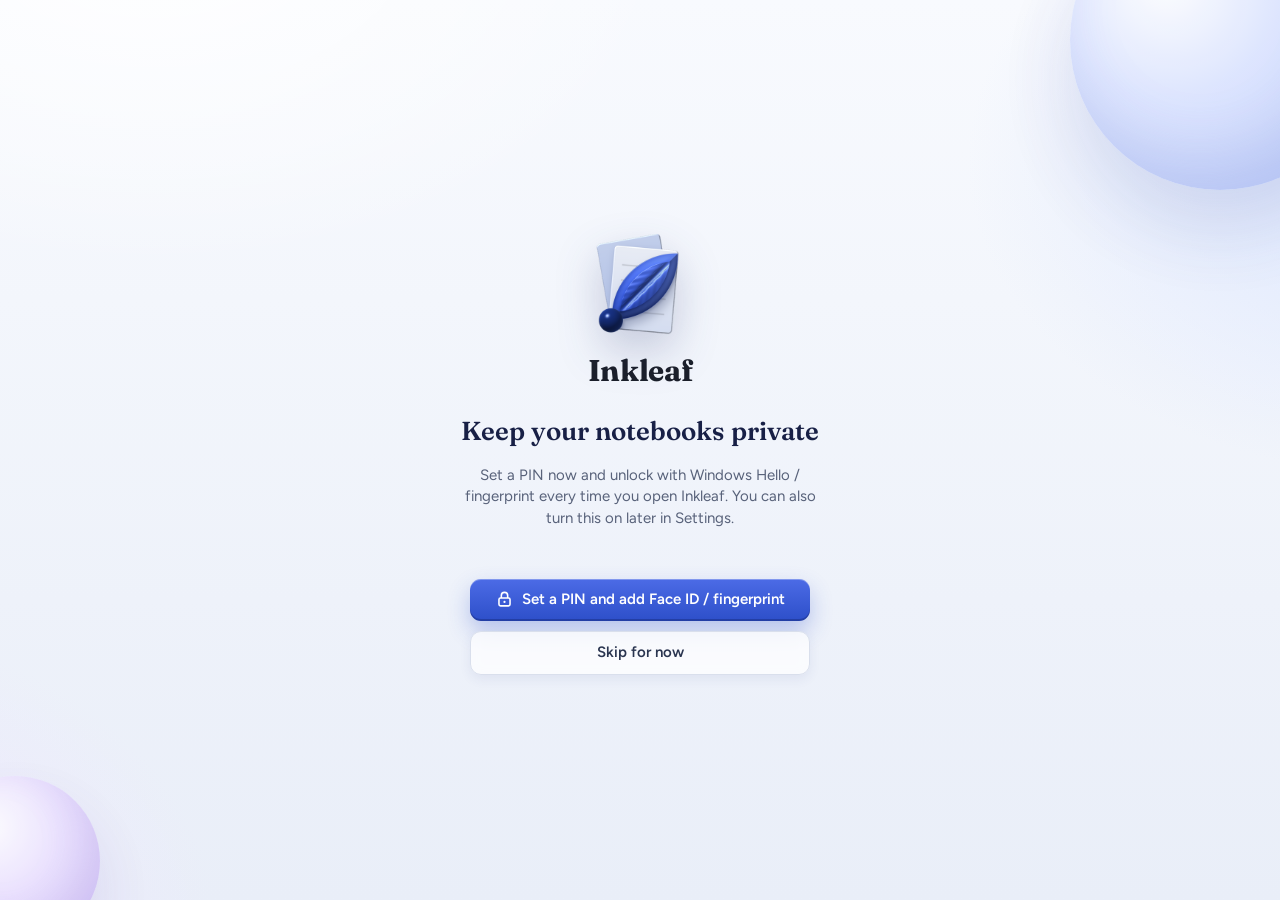
<file: index.html>
<!doctype html>
<html lang="en">
<head>
<meta charset="utf-8">
<meta name="viewport" content="width=device-width, initial-scale=1, viewport-fit=cover, interactive-widget=resizes-content">
<title>Inkleaf</title>
<meta name="description" content="Offline notebooks with custom covers, handwriting that turns into typed text, photos, video links and search.">
<meta name="theme-color" content="#FFFFFF">
<meta name="color-scheme" content="light dark">
<script>(function(){try{var t=localStorage.getItem('inkleafTheme')||'light';if(t!=='auto')document.documentElement.setAttribute('data-theme',t);}catch(e){document.documentElement.setAttribute('data-theme','light');}})();</script>
<meta name="apple-mobile-web-app-capable" content="yes">
<meta name="mobile-web-app-capable" content="yes">
<meta name="apple-mobile-web-app-status-bar-style" content="default">
<meta name="apple-mobile-web-app-title" content="Inkleaf">
<link rel="manifest" href="manifest.webmanifest">
<link rel="icon" type="image/png" sizes="192x192" href="icons/icon-192.png">
<link rel="apple-touch-icon" href="icons/apple-touch-icon.png">
<link rel="preconnect" href="https://fonts.googleapis.com">
<link rel="preconnect" href="https://fonts.gstatic.com" crossorigin>
<link rel="stylesheet" href="https://fonts.googleapis.com/css2?family=Figtree:wght@400;500;600;700&family=Fraunces:opsz,wght@9..144,500;9..144,700&family=Caveat:wght@400;600&family=Patrick+Hand&family=Kalam&family=Indie+Flower&family=Architects+Daughter&family=Shadows+Into+Light&family=Gloria+Hallelujah&family=Homemade+Apple&family=Nanum+Pen+Script&family=Lora:ital@0;1&family=Courier+Prime&display=swap">
<link rel="stylesheet" href="css/app.css">
<style>:root{padding-top:env(safe-area-inset-top,0px);padding-bottom:env(safe-area-inset-bottom,0px)}</style>
</head>
<body>
<svg xmlns="http://www.w3.org/2000/svg" style="display:none" aria-hidden="true">
  <symbol id="i-back" viewBox="0 0 24 24"><path d="M15 5l-7 7 7 7" fill="none" stroke="currentColor" stroke-width="2" stroke-linecap="round" stroke-linejoin="round"/></symbol>
  <symbol id="i-next" viewBox="0 0 24 24"><path d="M9 5l7 7-7 7" fill="none" stroke="currentColor" stroke-width="2" stroke-linecap="round" stroke-linejoin="round"/></symbol>
  <symbol id="i-up" viewBox="0 0 24 24"><path d="M5 15l7-7 7 7" fill="none" stroke="currentColor" stroke-width="2" stroke-linecap="round" stroke-linejoin="round"/></symbol>
  <symbol id="i-down" viewBox="0 0 24 24"><path d="M5 9l7 7 7-7" fill="none" stroke="currentColor" stroke-width="2" stroke-linecap="round" stroke-linejoin="round"/></symbol>
  <symbol id="i-search" viewBox="0 0 24 24"><circle cx="11" cy="11" r="6.5" fill="none" stroke="currentColor" stroke-width="2"/><path d="M16 16l4.5 4.5" stroke="currentColor" stroke-width="2" stroke-linecap="round"/></symbol>
  <symbol id="i-grid" viewBox="0 0 24 24"><rect x="4" y="4" width="7" height="7" rx="1.5" fill="none" stroke="currentColor" stroke-width="2"/><rect x="13" y="4" width="7" height="7" rx="1.5" fill="none" stroke="currentColor" stroke-width="2"/><rect x="4" y="13" width="7" height="7" rx="1.5" fill="none" stroke="currentColor" stroke-width="2"/><rect x="13" y="13" width="7" height="7" rx="1.5" fill="none" stroke="currentColor" stroke-width="2"/></symbol>
  <symbol id="ps-ball" viewBox="0 0 36 22"><path d="M3 15 C 10 3, 16 20, 33 6" fill="none" stroke="currentColor" stroke-width="2.4" stroke-linecap="round"/></symbol>
  <symbol id="ps-fine" viewBox="0 0 36 22"><path d="M3 15 C 10 3, 16 20, 33 6" fill="none" stroke="currentColor" stroke-width="1.2" stroke-linecap="round"/></symbol>
  <symbol id="ps-marker" viewBox="0 0 36 22"><path d="M3 15 C 10 3, 16 20, 33 6" fill="none" stroke="currentColor" stroke-width="6" stroke-linecap="round" opacity=".95"/></symbol>
  <symbol id="ps-brush" viewBox="0 0 36 22"><path d="M3 15 C 9 1, 15 20, 33 6 C 17 25, 11 8, 3 15 Z" fill="currentColor"/></symbol>
  <symbol id="ps-fountain" viewBox="0 0 36 22"><path d="M3 15 C 10 2.2, 16 19.4, 33 6 C 16.5 21.6, 10.5 5.6, 3 15 Z" fill="currentColor"/><path d="M3 15 C 10 3, 16 20, 33 6" fill="none" stroke="currentColor" stroke-width="1.1" stroke-linecap="round"/></symbol>
  <symbol id="ps-callig" viewBox="0 0 36 22"><path d="M5.4 12.6 L10.4 4.6 L16.4 5.6 L22.4 10.6 L28.4 7.6 L35.4 3.6 L30.6 8.4 L23.6 12.4 L17.6 15.4 L11.6 10.4 L5.6 9.4 L0.6 17.4 Z" fill="currentColor"/></symbol>
  <symbol id="ps-pencil" viewBox="0 0 36 22"><path d="M3 15 C 10 3, 16 20, 33 6" fill="none" stroke="currentColor" stroke-width="2" stroke-linecap="round" opacity=".5"/><path d="M3 14 C 10 2, 16 19, 33 5" fill="none" stroke="currentColor" stroke-width="1" stroke-linecap="round" stroke-dasharray="1.5 1.5" opacity=".45"/></symbol>
  <symbol id="i-engine" viewBox="0 0 24 24"><rect x="6" y="6" width="12" height="12" rx="2.5" fill="none" stroke="currentColor" stroke-width="2"/><rect x="10" y="10" width="4" height="4" rx="1" fill="currentColor"/><path d="M9 2.5v3M15 2.5v3M9 18.5v3M15 18.5v3M2.5 9h3M2.5 15h3M18.5 9h3M18.5 15h3" stroke="currentColor" stroke-width="2" stroke-linecap="round"/></symbol>
  <symbol id="i-gear" viewBox="0 0 24 24"><circle cx="12" cy="12" r="3" fill="none" stroke="currentColor" stroke-width="2"/><path d="M12 2.5v3M12 18.5v3M2.5 12h3M18.5 12h3M5.3 5.3l2.1 2.1M16.6 16.6l2.1 2.1M5.3 18.7l2.1-2.1M16.6 7.4l2.1-2.1" stroke="currentColor" stroke-width="2" stroke-linecap="round"/></symbol>
  <symbol id="i-pen" viewBox="0 0 24 24"><path d="M4 20l3.5-1 10-10a2.1 2.1 0 0 0-3-3l-10 10L4 20z" fill="none" stroke="currentColor" stroke-width="2" stroke-linejoin="round"/><path d="M13 7.5l3 3" stroke="currentColor" stroke-width="2"/></symbol>
  <symbol id="i-marker" viewBox="0 0 24 24"><path d="M4 21h16" stroke="currentColor" stroke-width="2.2" stroke-linecap="round" opacity=".45"/><path d="M8 17l-1.5-1.5 8.5-8.5a2.1 2.1 0 0 1 3 3L9.5 18.5 8 17z" fill="none" stroke="currentColor" stroke-width="2" stroke-linejoin="round"/><path d="M5 20l3-3M14 7.5l3 3" stroke="currentColor" stroke-width="2" stroke-linecap="round"/></symbol>
  <symbol id="i-enter" viewBox="0 0 24 24"><path d="M19 5v7a2 2 0 0 1-2 2H6" fill="none" stroke="currentColor" stroke-width="2.2" stroke-linecap="round" stroke-linejoin="round"/><path d="M9.5 10.5L6 14l3.5 3.5" fill="none" stroke="currentColor" stroke-width="2.2" stroke-linecap="round" stroke-linejoin="round"/></symbol>
  <symbol id="i-eraser" viewBox="0 0 24 24"><path d="M4.5 15.5l9-9a2 2 0 0 1 2.8 0l3.2 3.2a2 2 0 0 1 0 2.8l-7 7H8l-3.5-3.5a1.5 1.5 0 0 1 0-2.1z" fill="none" stroke="currentColor" stroke-width="2" stroke-linejoin="round"/><path d="M9 11l5 5M6 20h14" stroke="currentColor" stroke-width="2" stroke-linecap="round"/></symbol>
  <symbol id="i-mic" viewBox="0 0 24 24"><rect x="9" y="3" width="6" height="11" rx="3" fill="none" stroke="currentColor" stroke-width="2"/><path d="M5.5 11a6.5 6.5 0 0 0 13 0M12 17.5V21M9 21h6" fill="none" stroke="currentColor" stroke-width="2" stroke-linecap="round"/></symbol>
  <symbol id="i-doc" viewBox="0 0 24 24"><path d="M7 3h7l5 5v13H7z" fill="none" stroke="currentColor" stroke-width="2" stroke-linejoin="round"/><path d="M14 3v5h5M10 13h6M10 17h6" fill="none" stroke="currentColor" stroke-width="2" stroke-linecap="round"/></symbol>
  <symbol id="i-type" viewBox="0 0 24 24"><path d="M5 6h14M12 6v13M9 19h6" fill="none" stroke="currentColor" stroke-width="2" stroke-linecap="round"/></symbol>
  <symbol id="i-undo" viewBox="0 0 24 24"><path d="M8 7H4V3" fill="none" stroke="currentColor" stroke-width="2" stroke-linecap="round" stroke-linejoin="round"/><path d="M4.5 7A8 8 0 1 1 6 17.5" fill="none" stroke="currentColor" stroke-width="2" stroke-linecap="round"/></symbol>
  <symbol id="i-redo" viewBox="0 0 24 24"><path d="M16 7h4V3" fill="none" stroke="currentColor" stroke-width="2" stroke-linecap="round" stroke-linejoin="round"/><path d="M19.5 7A8 8 0 1 0 18 17.5" fill="none" stroke="currentColor" stroke-width="2" stroke-linecap="round"/></symbol>
  <symbol id="i-wand" viewBox="0 0 24 24"><path d="M4 20L14 10" stroke="currentColor" stroke-width="2.2" stroke-linecap="round"/><path d="M17 3v3M17 10v3M13.5 6.5h3M20.5 6.5h-3M7 3v2M5 4h4" stroke="currentColor" stroke-width="1.8" stroke-linecap="round"/></symbol>
  <symbol id="i-zoom-in" viewBox="0 0 24 24"><circle cx="11" cy="11" r="6.5" fill="none" stroke="currentColor" stroke-width="2"/><path d="M16 16l4.5 4.5M11 8v6M8 11h6" stroke="currentColor" stroke-width="2" stroke-linecap="round"/></symbol>
  <symbol id="i-zoom-out" viewBox="0 0 24 24"><circle cx="11" cy="11" r="6.5" fill="none" stroke="currentColor" stroke-width="2"/><path d="M16 16l4.5 4.5M8 11h6" stroke="currentColor" stroke-width="2" stroke-linecap="round"/></symbol>
  <symbol id="i-plus" viewBox="0 0 24 24"><path d="M12 5v14M5 12h14" stroke="currentColor" stroke-width="2.2" stroke-linecap="round"/></symbol>
  <symbol id="i-close" viewBox="0 0 24 24"><path d="M6 6l12 12M18 6L6 18" stroke="currentColor" stroke-width="2.2" stroke-linecap="round"/></symbol>
  <symbol id="i-trash" viewBox="0 0 24 24"><path d="M4 7h16M9 7V4h6v3M6.5 7l1 13h9l1-13" fill="none" stroke="currentColor" stroke-width="2" stroke-linejoin="round" stroke-linecap="round"/></symbol>
  <symbol id="i-copy" viewBox="0 0 24 24"><rect x="8" y="8" width="12" height="12" rx="2" fill="none" stroke="currentColor" stroke-width="2"/><path d="M16 8V5a1 1 0 0 0-1-1H5a1 1 0 0 0-1 1v10a1 1 0 0 0 1 1h3" fill="none" stroke="currentColor" stroke-width="2"/></symbol>
  <symbol id="i-image" viewBox="0 0 24 24"><rect x="3" y="5" width="18" height="14" rx="2" fill="none" stroke="currentColor" stroke-width="2"/><circle cx="8.5" cy="10" r="1.6" fill="currentColor"/><path d="M4 18l5-5 4 4 3-3 4 4" fill="none" stroke="currentColor" stroke-width="2" stroke-linejoin="round"/></symbol>
  <symbol id="i-sticker" viewBox="0 0 24 24"><path d="M12 3a9 9 0 1 0 9 9h-5a4 4 0 0 1-4-4V3z" fill="none" stroke="currentColor" stroke-width="2" stroke-linejoin="round"/><circle cx="9" cy="10" r="1.2" fill="currentColor"/><path d="M8 14.5c1 1.2 2.5 1.8 4 1.8" fill="none" stroke="currentColor" stroke-width="2" stroke-linecap="round"/></symbol>
  <symbol id="i-rotate" viewBox="0 0 24 24"><path d="M20 12a8 8 0 1 1-2.3-5.7" fill="none" stroke="currentColor" stroke-width="2" stroke-linecap="round"/><path d="M18 2.5v4.5h-4.5" fill="none" stroke="currentColor" stroke-width="2" stroke-linecap="round" stroke-linejoin="round"/></symbol>
  <symbol id="i-flip" viewBox="0 0 24 24"><path d="M12 3v18" stroke="currentColor" stroke-width="2" stroke-dasharray="2 2"/><path d="M9 7L4 12l5 5V7zM15 7l5 5-5 5V7z" fill="none" stroke="currentColor" stroke-width="2" stroke-linejoin="round"/></symbol>
  <symbol id="i-front" viewBox="0 0 24 24"><rect x="9" y="3" width="12" height="12" rx="2" fill="none" stroke="currentColor" stroke-width="2"/><path d="M3 9v10a2 2 0 0 0 2 2h10" fill="none" stroke="currentColor" stroke-width="2"/></symbol>
  <symbol id="i-backward" viewBox="0 0 24 24"><rect x="3" y="9" width="12" height="12" rx="2" fill="none" stroke="currentColor" stroke-width="2"/><path d="M9 3h10a2 2 0 0 1 2 2v10" fill="none" stroke="currentColor" stroke-width="2"/></symbol>
  <symbol id="i-hand" viewBox="0 0 24 24"><path d="M8 12V5.5a1.5 1.5 0 0 1 3 0V11m0-6.5a1.5 1.5 0 0 1 3 0V11m0-5a1.5 1.5 0 0 1 3 0v8a6 6 0 0 1-6 6h-1a6 6 0 0 1-5-2.7L3.4 14a1.6 1.6 0 0 1 2.6-1.8L8 14" fill="none" stroke="currentColor" stroke-width="2" stroke-linecap="round" stroke-linejoin="round"/></symbol>
  <symbol id="i-check" viewBox="0 0 24 24"><path d="M5 12.5l4.5 4.5L19 7.5" fill="none" stroke="currentColor" stroke-width="2.4" stroke-linecap="round" stroke-linejoin="round"/></symbol>
  <symbol id="i-more" viewBox="0 0 24 24"><circle cx="6" cy="12" r="1.8" fill="currentColor"/><circle cx="12" cy="12" r="1.8" fill="currentColor"/><circle cx="18" cy="12" r="1.8" fill="currentColor"/></symbol>
  <symbol id="i-text" viewBox="0 0 24 24"><path d="M5 5h14M12 5v14" stroke="currentColor" stroke-width="2.2" stroke-linecap="round"/></symbol>
  <symbol id="i-palette" viewBox="0 0 24 24"><path d="M12 3a9 9 0 1 0 0 18c1.7 0 2-1 2-2 0-1.2-.8-1.6 0-2.5.9-1 3 .5 5-1.5 2.2-2.2 1-12-7-12z" fill="none" stroke="currentColor" stroke-width="2"/><circle cx="7.5" cy="12" r="1.3" fill="currentColor"/><circle cx="9.5" cy="8" r="1.3" fill="currentColor"/><circle cx="14" cy="7" r="1.3" fill="currentColor"/></symbol>
  <symbol id="i-book" viewBox="0 0 24 24"><path d="M5 4h10a3 3 0 0 1 3 3v13H8a3 3 0 0 0-3 3V4z" fill="none" stroke="currentColor" stroke-width="2" stroke-linejoin="round"/><path d="M5 17a3 3 0 0 1 3-3h10" fill="none" stroke="currentColor" stroke-width="2"/></symbol>
  <symbol id="i-download" viewBox="0 0 24 24"><path d="M12 4v11M7.5 10.5L12 15l4.5-4.5M5 19h14" fill="none" stroke="currentColor" stroke-width="2" stroke-linecap="round" stroke-linejoin="round"/></symbol>
  <symbol id="i-upload" viewBox="0 0 24 24"><path d="M12 15V4M7.5 8.5L12 4l4.5 4.5M5 19h14" fill="none" stroke="currentColor" stroke-width="2" stroke-linecap="round" stroke-linejoin="round"/></symbol>
  <symbol id="i-edit" viewBox="0 0 24 24"><path d="M4 20h4l10-10-4-4L4 16v4z" fill="none" stroke="currentColor" stroke-width="2" stroke-linejoin="round"/></symbol>
  <symbol id="i-video" viewBox="0 0 24 24"><rect x="3" y="6" width="13" height="12" rx="2" fill="none" stroke="currentColor" stroke-width="2"/><path d="M16 10l5-3v10l-5-3z" fill="none" stroke="currentColor" stroke-width="2" stroke-linejoin="round"/></symbol>
  <symbol id="i-lasso" viewBox="0 0 24 24"><path d="M12 4c4.4 0 8 2.2 8 5s-3.6 5-8 5-8-2.2-8-5 3.6-5 8-5z" fill="none" stroke="currentColor" stroke-width="2" stroke-dasharray="3 2.2"/><path d="M7 13.5c-1.4 1.6-1.6 3.4-.6 4.9M6.2 18.2c.8 1.2 1.6 1.9 2.4 2.3" fill="none" stroke="currentColor" stroke-width="2" stroke-linecap="round"/></symbol>
  <symbol id="i-scissors" viewBox="0 0 24 24"><circle cx="6" cy="6" r="2.6" fill="none" stroke="currentColor" stroke-width="2"/><circle cx="6" cy="18" r="2.6" fill="none" stroke="currentColor" stroke-width="2"/><path d="M8.2 7.6L20 20M8.2 16.4L20 4" stroke="currentColor" stroke-width="2" stroke-linecap="round"/></symbol>
  <symbol id="i-paste" viewBox="0 0 24 24"><rect x="5" y="5" width="14" height="16" rx="2" fill="none" stroke="currentColor" stroke-width="2"/><path d="M9 5V3h6v2M9 12h6M9 16h4" stroke="currentColor" stroke-width="2" stroke-linecap="round"/></symbol>
  <symbol id="i-select" viewBox="0 0 24 24"><path d="M6 4l12 8-5.5 1.5L9 20z" fill="none" stroke="currentColor" stroke-width="2" stroke-linejoin="round"/></symbol>
  <symbol id="i-fingerprint" viewBox="0 0 24 24"><path d="M6 8.5A7 7 0 0 1 18 8.5M4.5 13.5a9.5 9.5 0 0 1 2-7M8.2 20A9.5 9.5 0 0 1 5 14M12 6.5a5.5 5.5 0 0 1 5.5 5.5c0 2.2-.4 4.5-1.2 6.5M12 10a2.2 2.2 0 0 0-2.2 2.2c0 2.8.8 5.3 2.4 7.3M14.2 12.2c0 1.6-.2 3.2-.6 4.7M8.5 12.2a3.5 3.5 0 0 1 .3-1.4" fill="none" stroke="currentColor" stroke-width="1.8" stroke-linecap="round"/></symbol>
  <symbol id="i-lock" viewBox="0 0 24 24"><rect x="5" y="10" width="14" height="10" rx="2" fill="none" stroke="currentColor" stroke-width="2"/><path d="M8 10V7a4 4 0 0 1 8 0v3" fill="none" stroke="currentColor" stroke-width="2"/><circle cx="12" cy="15" r="1.4" fill="currentColor"/></symbol>
  <symbol id="i-backspace" viewBox="0 0 24 24"><path d="M9 5h11a1 1 0 0 1 1 1v12a1 1 0 0 1-1 1H9l-6-7 6-7z" fill="none" stroke="currentColor" stroke-width="2" stroke-linejoin="round"/><path d="M12 9.5l5 5M17 9.5l-5 5" stroke="currentColor" stroke-width="2" stroke-linecap="round"/></symbol>
</svg>

<div id="app">

  <!-- ============ LOCK / LOGIN ============ -->
  <main id="view-lock" class="view lock" hidden>
    <div class="brand"><span class="brand-mark" aria-hidden="true"></span><span class="brand-name">Inkleaf</span></div>
    <h2 id="lock-title">Locked</h2>
    <p id="lock-text" class="muted">Unlock to open your notebooks.</p>
    <button id="bio-btn" class="bio-btn" type="button" aria-label="Unlock with Face ID or fingerprint" hidden><svg><use href="#i-fingerprint"/></svg></button>
    <div id="pin-area" hidden>
      <div id="pin-dots" class="pin-dots" aria-hidden="true"></div>
      <div id="pin-pad" class="pin-pad"></div>
    </div>
    <p id="lock-error" class="lock-error" aria-live="polite"></p>
    <div id="lock-setup" class="lock-steps" hidden>
      <button id="lock-setup-start" class="btn primary" type="button"><svg><use href="#i-lock"/></svg><span>Set a PIN and add Face ID / fingerprint</span></button>
      <button id="lock-setup-skip" class="btn ghost" type="button">Skip for now</button>
    </div>
    <div id="lock-bio-setup" class="lock-steps" hidden>
      <button id="lock-bio-add" class="btn primary" type="button"><svg><use href="#i-fingerprint"/></svg><span>Add Face ID / fingerprint</span></button>
      <button id="lock-bio-skip" class="btn ghost" type="button">Use the PIN only</button>
    </div>
    <button id="lock-forgot" class="btn ghost small" type="button" hidden>Forgot your PIN?</button>
  </main>

  <!-- ============ HOME ============ -->
  <main id="view-home" class="view">
    <header class="bar">
      <div class="gutter bar-inner">
        <div class="brand">
          <span class="brand-mark" aria-hidden="true"></span>
          <span class="brand-name">Inkleaf</span>
        </div>
        <div class="spacer"></div>
        <button id="install-btn" class="btn ghost small" type="button" hidden>Install app</button>
        <button id="home-import-btn" class="icon-btn" type="button" aria-label="Import a backup" title="Import a backup"><svg><use href="#i-upload"/></svg></button>
        <button id="home-train-btn" class="icon-btn" type="button" aria-label="Teach my handwriting" title="Teach my handwriting"><svg><use href="#i-pen"/></svg></button>
        <button id="home-settings-btn" class="icon-btn" type="button" aria-label="Settings: handwriting engine, app lock" title="Settings"><svg><use href="#i-gear"/></svg></button>
      </div>
    </header>
    <div class="gutter home-body">
      <div class="home-head">
        <div>
          <h1 class="display">My notebooks</h1>
          <p id="home-sub" class="muted">Everything is saved on this device. No account, no internet needed.</p>
        </div>
        <button id="new-notebook-btn" class="btn primary" type="button"><svg><use href="#i-plus"/></svg><span>New notebook</span></button>
      </div>
      <div id="notebook-grid" class="nb-grid" aria-live="polite"></div>
      <p id="storage-warning" class="warn" hidden>Storage is blocked in this browser window, so notebooks will disappear when you close it. Open the app normally (not in a private window) to keep your notes.</p>
    </div>
  </main>

  <!-- ============ COVER EDITOR ============ -->
  <main id="view-cover" class="view" hidden>
    <header class="bar">
      <div class="gutter bar-inner">
        <button id="cover-back" class="icon-btn" type="button" aria-label="Back"><svg><use href="#i-back"/></svg></button>
        <span class="bar-title">Design the cover</span>
        <div class="spacer"></div>
        <button id="cover-done" class="btn primary small" type="button">Done</button>
      </div>
    </header>
    <div class="cover-editor gutter">
      <div class="cover-stage">
        <div id="cover-canvas" class="cover cover-edit" aria-label="Notebook cover"></div>
        <div id="el-actions" class="el-actions" hidden>
          <button data-act="front" class="icon-btn" type="button" title="Bring forward" aria-label="Bring forward"><svg><use href="#i-front"/></svg></button>
          <button data-act="back" class="icon-btn" type="button" title="Send backward" aria-label="Send backward"><svg><use href="#i-backward"/></svg></button>
          <button data-act="flip" class="icon-btn" type="button" title="Flip" aria-label="Flip"><svg><use href="#i-flip"/></svg></button>
          <button data-act="dup" class="icon-btn" type="button" title="Duplicate" aria-label="Duplicate"><svg><use href="#i-copy"/></svg></button>
          <button data-act="mask" class="icon-btn" type="button" title="Photo shape" aria-label="Photo shape" hidden><svg><use href="#i-image"/></svg></button>
          <button data-act="del" class="icon-btn danger" type="button" title="Remove" aria-label="Remove"><svg><use href="#i-trash"/></svg></button>
        </div>
        <p class="hint muted">Drag to move. Use the corner handle to resize and the top handle to rotate. Pinch with two fingers also works.</p>
      </div>
      <div class="cover-panels">
        <div class="tabs" role="tablist">
          <button class="tab is-active" role="tab" data-panel="themes" type="button"><svg><use href="#i-palette"/></svg>Theme</button>
          <button class="tab" role="tab" data-panel="stickers" type="button"><svg><use href="#i-sticker"/></svg>Stickers</button>
          <button class="tab" role="tab" data-panel="photos" type="button"><svg><use href="#i-image"/></svg>Photos</button>
          <button class="tab" role="tab" data-panel="title" type="button"><svg><use href="#i-text"/></svg>Title</button>
        </div>
        <section id="panel-themes" class="panel" role="tabpanel">
          <h3 class="panel-h">Color theme</h3>
          <div id="theme-grid" class="swatch-grid"></div>
          <div class="field-row">
            <label for="theme-custom">Custom color</label>
            <input id="theme-custom" type="color" value="#2d4fc9">
          </div>
          <h3 class="panel-h">Pattern</h3>
          <div id="pattern-row" class="chip-row"></div>
          <h3 class="panel-h">Binding</h3>
          <div id="spine-row" class="chip-row"></div>
          <h3 class="panel-h">Material</h3>
          <div id="material-row" class="chip-row"></div>
          <h3 class="panel-h">Closure</h3>
          <div id="clasp-row" class="chip-row"></div>
          <p class="muted small-text">A magnetic strap flips open before the cover; a key lock gets its key turned first.</p>
        </section>
        <section id="panel-stickers" class="panel" role="tabpanel" hidden>
          <div id="sticker-cats" class="chip-row scroll-x"></div>
          <div id="sticker-grid" class="sticker-grid"></div>
        </section>
        <section id="panel-photos" class="panel" role="tabpanel" hidden>
          <button id="photo-add-btn" class="btn block" type="button"><svg><use href="#i-image"/></svg><span>Choose from gallery</span></button>
          <p class="muted small-text">Photos stay on this device. Large photos are reduced to save space.</p>
          <div id="photo-opts" hidden>
            <h3 class="panel-h">Selected photo</h3>
            <div class="field-row"><span>Layout</span><div id="photo-layout" class="chip-row"></div></div>
            <div class="field-row"><span>Filter</span><div id="photo-filter" class="chip-row"></div></div>
            <div class="field-row"><span>Shape</span><div id="photo-mask" class="chip-row"></div></div>
            <div class="field-row"><label for="photo-opacity">Opacity</label><input id="photo-opacity" type="range" min="0.2" max="1" step="0.05" value="1"><span id="photo-opacity-val">100%</span></div>
          </div>
          <h3 class="panel-h">Used in this cover</h3>
          <div id="photo-grid" class="photo-grid"></div>
        </section>
        <section id="panel-title" class="panel" role="tabpanel" hidden>
          <label class="field" for="title-input">Notebook title</label>
          <input id="title-input" type="text" maxlength="60" placeholder="Give it a name">
          <h3 class="panel-h">Title font</h3>
          <div id="title-fonts" class="font-grid"></div>
          <h3 class="panel-h">Title color</h3>
          <div id="title-colors" class="color-row"></div>
          <div class="field-row">
            <label for="title-custom-color">Custom</label>
            <input id="title-custom-color" type="color" value="#ffffff">
          </div>
          <label class="check"><input id="title-show" type="checkbox" checked> Show the title on the cover</label>
        </section>
      </div>
    </div>
  </main>

  <!-- ============ NOTEBOOK ============ -->
  <main id="view-notebook" class="view" hidden>
    <header class="bar">
      <div class="gutter bar-inner">
        <button id="nb-back" class="icon-btn" type="button" aria-label="All notebooks"><svg><use href="#i-back"/></svg></button>
        <button id="nb-title" class="title-btn" type="button" title="Rename">Notebook</button>
        <div class="spacer"></div>
        <button id="nb-search-btn" class="icon-btn" type="button" aria-label="Search this notebook" title="Search"><svg><use href="#i-search"/></svg></button>
        <button id="nb-pages-btn" class="icon-btn" type="button" aria-label="Pages" title="Pages"><svg><use href="#i-grid"/></svg></button>
        <button id="nb-settings-btn" class="icon-btn" type="button" aria-label="Notebook settings" title="Settings"><svg><use href="#i-gear"/></svg></button>
      </div>
    </header>

    <div id="searchbar" class="searchbar" hidden>
      <div class="gutter bar-inner">
        <svg class="search-ico"><use href="#i-search"/></svg>
        <input id="search-input" type="search" placeholder="Search every page of this notebook" autocomplete="off" enterkeyhint="search">
        <span id="search-count" class="search-count">0 / 0</span>
        <button id="search-prev" class="icon-btn" type="button" aria-label="Previous result" disabled><svg><use href="#i-up"/></svg></button>
        <button id="search-next" class="icon-btn" type="button" aria-label="Next result" disabled><svg><use href="#i-down"/></svg></button>
        <button id="search-close" class="icon-btn" type="button" aria-label="Close search"><svg><use href="#i-close"/></svg></button>
      </div>
    </div>

    <div class="toolbar">
      <div class="gutter bar-inner tools">
        <div class="tool-group" role="group" aria-label="Tools">
          <button id="tool-pen" class="tool is-active" type="button" data-tool="pen" aria-label="Pen" title="Pen"><svg><use href="#i-pen"/></svg></button>
          <button id="tool-hl" class="tool" type="button" data-tool="hl" aria-label="Highlighter" title="Highlighter"><svg><use href="#i-marker"/></svg></button>
          <button id="tool-eraser" class="tool" type="button" data-tool="eraser" aria-label="Eraser" title="Eraser"><svg><use href="#i-eraser"/></svg></button>
          <button id="tool-lasso" class="tool" type="button" data-tool="lasso" aria-label="Lasso: pick up handwriting" title="Lasso: draw a loop around handwriting to move, copy, convert or delete it"><svg><use href="#i-lasso"/></svg></button>
          <button id="tool-type" class="tool" type="button" data-tool="type" aria-label="Keyboard" title="Type with the keyboard"><svg><use href="#i-type"/></svg></button>
          <button id="tool-select" class="tool" type="button" data-tool="select" aria-label="Move pictures and videos" title="Move pictures and videos"><svg><use href="#i-select"/></svg></button>
        </div>
        <div class="tool-group" id="pen-styles" role="group" aria-label="Pen style"></div>
        <div class="tool-group">
          <button id="insert-btn" class="tool" type="button" title="Insert a photo or video"><svg><use href="#i-image"/></svg><span>Insert</span></button>
          <button id="dictate-btn" class="tool" type="button" title="Dictate: what you say is typed at the caret" aria-pressed="false"><svg><use href="#i-mic"/></svg><span>Dictate</span></button>
        </div>
        <div class="tool-group" id="pen-colors" role="group" aria-label="Ink color"></div>
        <div class="tool-group" id="hl-colors" role="group" aria-label="Highlighter color" hidden></div>
        <div class="tool-group" id="pen-widths" role="group" aria-label="Pen thickness"></div>
        <div class="tool-group">
          <button id="undo-btn" class="tool" type="button" aria-label="Undo" title="Undo" disabled><svg><use href="#i-undo"/></svg></button>
          <button id="redo-btn" class="tool" type="button" aria-label="Redo" title="Redo" disabled><svg><use href="#i-redo"/></svg></button>
        </div>
        <div class="tool-group">
          <button id="convert-btn" class="tool accent" type="button" title="Convert handwriting to text"><svg><use href="#i-wand"/></svg><span>Convert</span></button>
          <button id="auto-btn" class="tool toggle" type="button" title="Live: words turn into text as you write" aria-pressed="true"><span>Live</span></button>
          <button id="engine-btn" class="tool" type="button" title="Handwriting engine (Inkleaf, Apple Scribble or Gboard)"><svg><use href="#i-engine"/></svg><span id="engine-label">Inkleaf</span></button>
        </div>
        <div class="tool-group">
          <button id="finger-btn" class="tool toggle" type="button" title="Finger draws (off: finger scrolls)" aria-pressed="false"><svg><use href="#i-hand"/></svg></button>
          <button id="zoom-out-btn" class="tool" type="button" aria-label="Zoom out" title="Zoom out"><svg><use href="#i-zoom-out"/></svg></button>
          <button id="zoom-in-btn" class="tool" type="button" aria-label="Zoom in" title="Zoom in"><svg><use href="#i-zoom-in"/></svg></button>
        </div>
      </div>
    </div>

    <div id="page-area" class="page-area">
    <div id="page-scroller" class="page-scroller">
      <div id="page-stage" class="page-stage"></div>
      <div id="media-actions" class="el-actions floating" hidden>
        <button data-act="play" class="icon-btn" type="button" title="Play" aria-label="Play" hidden><svg><use href="#i-video"/></svg></button>
        <button data-act="front" class="icon-btn" type="button" title="Bring forward" aria-label="Bring forward"><svg><use href="#i-front"/></svg></button>
        <button data-act="back" class="icon-btn" type="button" title="Send backward" aria-label="Send backward"><svg><use href="#i-backward"/></svg></button>
        <button data-act="rename" class="icon-btn" type="button" title="Rename" aria-label="Rename" hidden><svg><use href="#i-edit"/></svg></button>
        <button data-act="del" class="icon-btn danger" type="button" title="Remove" aria-label="Remove"><svg><use href="#i-trash"/></svg></button>
      </div>
      <div id="lasso-actions" class="el-actions floating lasso-actions" hidden>
        <button data-act="convert" class="icon-btn" type="button" title="Convert this to text" aria-label="Convert selection to text"><svg><use href="#i-text"/></svg></button>
        <button data-act="copy" class="icon-btn" type="button" title="Copy" aria-label="Copy selection"><svg><use href="#i-copy"/></svg></button>
        <button data-act="cut" class="icon-btn" type="button" title="Cut" aria-label="Cut selection"><svg><use href="#i-scissors"/></svg></button>
        <button data-act="paste" class="icon-btn" type="button" title="Paste" aria-label="Paste" hidden><svg><use href="#i-paste"/></svg><span class="lbl">Paste here</span></button>
        <button data-act="del" class="icon-btn danger" type="button" title="Delete" aria-label="Delete selection"><svg><use href="#i-trash"/></svg></button>
      </div>
    </div>
    <div id="flip-left" class="flip-zone left" role="button" aria-label="Previous page" title="Previous page"><svg><use href="#i-back"/></svg></div>
    <div id="flip-right" class="flip-zone right" role="button" aria-label="Next page" title="Next page"><svg><use href="#i-next"/></svg></div>
    <div id="flip-layer" class="flip-layer" hidden></div>
    <button id="enter-btn" class="fab enter" type="button" title="New line (Enter)" aria-label="New line"><svg><use href="#i-enter"/></svg><span class="fab-label">Enter</span></button>
    <div id="dictate-pill" class="dictate-pill" role="status" hidden><span class="dot" aria-hidden="true"></span><span id="dictate-text">Listening…</span><button id="dictate-stop" class="stop" type="button">Stop</button></div>
    </div>

    <footer class="pager">
      <div class="gutter bar-inner">
        <button id="page-prev" class="icon-btn" type="button" aria-label="Previous page"><svg><use href="#i-back"/></svg></button>
        <span id="page-indicator" class="page-indicator">Page 1 of 1</span>
        <button id="page-next" class="icon-btn" type="button" aria-label="Next page"><svg><use href="#i-next"/></svg></button>
        <div class="spacer"></div>
        <button id="page-add" class="btn ghost small" type="button"><svg><use href="#i-plus"/></svg><span>Add page</span></button>
      </div>
    </footer>
  </main>

  <!-- ============ SHEETS / OVERLAYS ============ -->
  <div id="sheet-backdrop" class="sheet-backdrop" hidden></div>

  <div id="sheet-settings" class="sheet" role="dialog" aria-label="Notebook settings" hidden>
    <div class="sheet-handle"></div>
    <div class="sheet-head"><h2>Settings</h2><button class="icon-btn sheet-close" type="button" aria-label="Close"><svg><use href="#i-close"/></svg></button></div>
    <div class="sheet-body">
      <section id="settings-handwriting">
        <h3 class="panel-h">Handwriting</h3>
        <div class="field-row"><span>Engine</span><div id="engine-row" class="chip-row"></div></div>
        <p id="engine-hint" class="muted small-text"></p>
        <p id="engine-info" class="muted small-text"></p>
        <label class="check"><input id="auto-toggle" type="checkbox" checked> Live conversion: show a preview while I write and turn each word into text as soon as I move on</label>
        <div class="field-row"><label for="auto-delay">Last word after a pause of</label><input id="auto-delay" type="range" min="0.6" max="3" step="0.2" value="1.2"><span id="auto-delay-val">1.2 s</span></div>
        <label class="check"><input id="finger-toggle" type="checkbox"> Finger draws (otherwise the finger scrolls and only a pen draws)</label>
        <button id="train-btn" class="btn block" type="button"><svg><use href="#i-pen"/></svg><span>Teach it my handwriting</span></button>
      </section>
      <section>
        <h3 class="panel-h">Dictation</h3>
        <p class="muted small-text">The <b>Dictate</b> button on the toolbar types what you say, where the caret is. Say “comma”, “period”, “question mark” or “new line” for punctuation and line breaks. It needs an internet connection; the microphone key on the keyboard works offline too.</p>
        <div class="field-row"><span>Language</span><div id="dictation-langs" class="chip-row"></div></div>
      </section>
      <section class="nb-only">
        <h3 class="panel-h">Text style for converted and typed text</h3>
        <p id="style-preview" class="style-preview">The quick brown fox jumps over the lazy dog</p>
        <div id="font-grid" class="font-grid"></div>
        <div class="field-row">
          <span>Size</span>
          <div id="size-row" class="chip-row"></div>
        </div>
        <div class="field-row">
          <span>Text color</span>
          <div id="text-colors" class="color-row"></div>
          <input id="text-custom-color" type="color" value="#1b1f2a" aria-label="Custom text color">
        </div>
      </section>
      <section>
        <h3 class="panel-h">Appearance</h3>
        <div id="theme-chips" class="chip-row">
          <button class="chip" type="button" data-theme="light">Light</button>
          <button class="chip" type="button" data-theme="dark">Dark</button>
          <button class="chip" type="button" data-theme="auto">Follow the device</button>
        </div>
      </section>
      <section>
        <h3 class="panel-h">Pages</h3>
        <label class="check"><input id="spread-toggle" type="checkbox" checked> Two pages side by side when a tablet is held in landscape</label>
        <label class="check"><input id="sound-toggle" type="checkbox" checked> Paper sound when turning pages</label>
      </section>
      <section class="nb-only">
        <h3 class="panel-h">Paper</h3>
        <div id="paper-row" class="chip-row"></div>
        <div class="field-row"><span>Line spacing</span><div id="spacing-row" class="chip-row"></div></div>
        <label class="check"><input id="margin-toggle" type="checkbox"> Margin line</label>
      </section>
      <section class="nb-only">
        <h3 class="panel-h">This notebook</h3>
        <div class="btn-row">
          <button id="nb-cover-btn" class="btn" type="button"><svg><use href="#i-palette"/></svg><span>Edit cover</span></button>
          <button id="nb-export-btn" class="btn" type="button"><svg><use href="#i-download"/></svg><span>Share or export</span></button>
        </div>
      </section>
      <section>
        <h3 class="panel-h">App lock</h3>
        <p id="lock-status" class="muted small-text"></p>
        <div class="btn-row">
          <button id="lock-enable-btn" class="btn" type="button"><svg><use href="#i-lock"/></svg><span>Turn on app lock</span></button>
          <button id="lock-bio-btn" class="btn" type="button" hidden><svg><use href="#i-fingerprint"/></svg><span>Add Face ID / fingerprint</span></button>
          <button id="lock-pin-btn" class="btn" type="button" hidden>Change PIN</button>
          <button id="lock-disable-btn" class="btn danger-text" type="button" hidden>Turn off</button>
        </div>
        <div id="lock-after-row" class="field-row" hidden><span>Lock again</span><div id="lock-after" class="chip-row"></div></div>
      </section>
      <section id="install-section" hidden>
        <h3 class="panel-h">Install</h3>
        <p id="install-hint" class="muted small-text"></p>
        <button id="install-btn-2" class="btn block" type="button" hidden>Install Inkleaf on this device</button>
      </section>
      <section id="about-section">
        <h3 class="panel-h">About</h3>
        <div class="field-row"><span id="version-label" class="muted small-text">Inkleaf</span><button id="update-btn" class="btn ghost small" type="button">Check for updates</button></div>
        <p id="update-status" class="muted small-text"></p>
      </section>
    </div>
  </div>

  <div id="sheet-pages" class="sheet" role="dialog" aria-label="Pages" hidden>
    <div class="sheet-handle"></div>
    <div class="sheet-head"><h2>Pages</h2><button class="icon-btn sheet-close" type="button" aria-label="Close"><svg><use href="#i-close"/></svg></button></div>
    <div class="sheet-body">
      <div id="pages-grid" class="pages-grid"></div>
    </div>
  </div>

  <div id="sheet-training" class="sheet" role="dialog" aria-label="Teach my handwriting" hidden>
    <div class="sheet-handle"></div>
    <div class="sheet-head"><h2>Teach it my handwriting</h2><button class="icon-btn sheet-close" type="button" aria-label="Close"><svg><use href="#i-close"/></svg></button></div>
    <div class="sheet-body">
      <div id="train-modes" class="chip-row train-modes">
        <button class="chip is-active" type="button" data-mode="words">Words · Neural engine</button>
        <button class="chip" type="button" data-mode="letters">Letters · Classic engine</button>
      </div>
      <div id="train-words">
        <p class="muted">Write each word the way you normally write — joined-up or printed, with the pen you use on the page. After <strong>8 words</strong> the Neural engine can adapt to your hand; 30 or more works best. Nothing leaves the device.</p>
        <div class="train-area">
          <div class="train-target">Write: <strong id="tw-current">hello</strong> <span id="tw-count" class="muted"></span></div>
          <canvas id="tw-canvas" width="600" height="190"></canvas>
          <div class="btn-row">
            <button id="tw-clear" class="btn" type="button">Clear</button>
            <button id="tw-skip" class="btn" type="button">Skip word</button>
            <button id="tw-save" class="btn primary" type="button"><svg><use href="#i-check"/></svg><span>Save</span></button>
          </div>
          <div class="btn-row">
            <button id="tw-test" class="btn ghost small" type="button">What does it read?</button>
            <span id="tw-result" class="muted small-text"></span>
          </div>
        </div>
        <div class="tw-adapt">
          <button id="tw-adapt" class="btn primary block" type="button" disabled><svg><use href="#i-wand"/></svg><span>Adapt the Neural engine to my handwriting</span></button>
          <p id="tw-status" class="muted small-text"></p>
        </div>
        <div class="btn-row wrap">
          <button id="tw-export" class="btn ghost small" type="button"><svg><use href="#i-download"/></svg><span>Export my samples</span></button>
          <button id="tw-reset" class="btn danger-text small" type="button">Delete word samples and adaptation</button>
        </div>
      </div>
      <div id="train-letters" hidden>
      <p class="muted">Pick a character, write it the way you normally do, then save. Two or three samples per character make a big difference. Letters that only differ by size (c and C) share one sample. These samples are used by the <strong>Classic</strong> engine.</p>
      <div id="train-chars" class="train-chars"></div>
      <div class="train-area">
        <div class="train-target">Write: <strong id="train-current">a</strong> <span id="train-count" class="muted"></span></div>
        <canvas id="train-canvas" width="300" height="300"></canvas>
        <div class="btn-row">
          <button id="train-clear" class="btn" type="button">Clear</button>
          <button id="train-save" class="btn primary" type="button"><svg><use href="#i-check"/></svg><span>Save sample</span></button>
        </div>
        <div class="btn-row">
          <button id="train-test" class="btn ghost small" type="button">What does it read?</button>
          <span id="train-result" class="muted small-text"></span>
        </div>
      </div>
      <button id="train-reset" class="btn danger-text block" type="button">Delete all my letter samples</button>
      </div>
    </div>
  </div>

  <div id="sheet-prompt" class="sheet small" role="dialog" aria-label="Rename" hidden>
    <div class="sheet-handle"></div>
    <div class="sheet-head"><h2 id="prompt-title">Rename</h2><button class="icon-btn sheet-close" type="button" aria-label="Close"><svg><use href="#i-close"/></svg></button></div>
    <div class="sheet-body">
      <input id="prompt-input" type="text" maxlength="60">
      <div class="btn-row end">
        <button id="prompt-cancel" class="btn" type="button">Cancel</button>
        <button id="prompt-ok" class="btn primary" type="button">Save</button>
      </div>
    </div>
  </div>

  <div id="sheet-confirm" class="sheet small" role="dialog" aria-label="Confirm" hidden>
    <div class="sheet-handle"></div>
    <div class="sheet-head"><h2 id="confirm-title">Are you sure?</h2><button class="icon-btn sheet-close" type="button" aria-label="Close"><svg><use href="#i-close"/></svg></button></div>
    <div class="sheet-body">
      <p id="confirm-text" class="muted"></p>
      <div class="btn-row end">
        <button id="confirm-cancel" class="btn" type="button">Cancel</button>
        <button id="confirm-ok" class="btn danger" type="button">Delete</button>
      </div>
    </div>
  </div>

  <div id="sheet-export" class="sheet small" role="dialog" aria-label="Export" hidden>
    <div class="sheet-handle"></div>
    <div class="sheet-head"><h2>Share or export</h2><button class="icon-btn sheet-close" type="button" aria-label="Close"><svg><use href="#i-close"/></svg></button></div>
    <div class="sheet-body">
      <p class="muted">A <b>Word document</b> has the typed text of every page, with photos and any handwriting still in ink as pictures — it opens in Word, Pages or Google Docs. A <b>backup file</b> holds everything exactly as it is, to import on another device from the home screen.</p>
      <div class="btn-row">
        <button id="export-docx" class="btn primary" type="button"><svg><use href="#i-doc"/></svg><span>Word document (.docx)</span></button>
        <button id="export-share" class="btn" type="button"><svg><use href="#i-download"/></svg><span>Backup file</span></button>
        <button id="export-copy" class="btn" type="button"><svg><use href="#i-copy"/></svg><span>Copy backup as text</span></button>
      </div>
      <p id="export-status" class="muted small-text"></p>
    </div>
  </div>

  <div id="player" class="player" role="dialog" aria-label="Video" hidden>
    <div class="player-bar gutter">
      <span id="player-name" class="player-name"></span>
      <a id="player-open" class="btn small" target="_blank" rel="noopener" href="#">Open in video player</a>
      <button id="player-close" class="icon-btn" type="button" aria-label="Close video"><svg><use href="#i-close"/></svg></button>
    </div>
    <video id="player-video" controls playsinline preload="metadata"></video>
  </div>

  <div id="popover" class="popover" hidden></div>
  <div id="toast" class="toast" role="status" hidden></div>

  <input type="file" id="file-image" accept="image/*" multiple hidden>
  <input type="file" id="file-page-image" accept="image/*" multiple hidden>
  <input type="file" id="file-video" accept="video/*" hidden>
  <input type="file" id="file-import" accept="application/json,.json" hidden>
</div>

<script src="js/db.js"></script>
<script src="js/stickers.js"></script>
<script src="js/hwr.js"></script>
<script src="js/hwrclient.js"></script>
<script src="js/transform.js"></script>
<script src="js/cover.js"></script>
<script src="js/editor.js"></script>
<script src="js/bookopen.js"></script>
<script src="js/paper.js"></script>
<script src="js/search.js"></script>
<script src="js/lock.js"></script>
<script src="js/dictate.js"></script>
<script src="js/docx.js"></script>
<script src="js/app.js"></script>
</body>
</html>
</file>
<file: css/app.css>
/* Inkleaf — layout: a quiet desk (app chrome) holding paper (pages, covers). One fountain-pen blue accent; highlighter yellow is reserved for search marks. */
:root {
  --bg: #EEF0F5;
  --surface: #FFFFFF;
  --surface-2: #F5F6FA;
  --surface-3: #E9EBF2;
  --fg: #1B1F2A;
  --fg-2: #5B6372;
  --fg-3: #8B93A3;
  --line: #D9DDE6;
  --accent: #2D4FC9;
  --accent-fg: #FFFFFF;
  --accent-soft: #E3E9FB;
  --mark: #FFE66D;
  --mark-cur: #FFB443;
  --danger: #C8402E;
  --danger-soft: #FBE5E1;
  --ok: #1F8A4C;
  --paper: #FFFEFB;
  --paper-edge: #E6E2D8;
  --rule: #C6D4EA;
  --rule-grid: #DCE4F2;
  --margin-line: #F0B9B9;
  --shadow: 0 1px 2px rgba(20,24,40,.06), 0 10px 30px rgba(20,24,40,.10);
  --shadow-sm: 0 1px 2px rgba(20,24,40,.08), 0 3px 10px rgba(20,24,40,.06);
  --radius: 14px;
  --radius-sm: 9px;
  --font-ui: 'Figtree', system-ui, -apple-system, 'Segoe UI', Roboto, sans-serif;
  --font-display: 'Fraunces', Georgia, 'Times New Roman', serif;
  --bar-h: 52px;
  --gutter-l: max(16px, env(safe-area-inset-left, 0px));
  --gutter-r: max(16px, env(safe-area-inset-right, 0px));
}
@media (prefers-color-scheme: dark) {
  :root:not([data-theme="light"]) {
    --bg: #12151D; --surface: #1B1F29; --surface-2: #222736; --surface-3: #2B3142;
    --fg: #E9EBF1; --fg-2: #A1A9BA; --fg-3: #717A8C; --line: #2F3545;
    --accent: #87A2FF; --accent-fg: #0E1430; --accent-soft: #273054;
    --mark: #E6C83C; --mark-cur: #F0A040; --danger: #F0705C; --danger-soft: #4A2520; --ok: #4CC27A;
    --paper-edge: #0B0D12;
    --shadow: 0 1px 2px rgba(0,0,0,.4), 0 12px 32px rgba(0,0,0,.5);
    --shadow-sm: 0 1px 2px rgba(0,0,0,.4), 0 4px 12px rgba(0,0,0,.35);
    color-scheme: dark;
  }
}
:root[data-theme="dark"] {
  --bg: #12151D; --surface: #1B1F29; --surface-2: #222736; --surface-3: #2B3142;
  --fg: #E9EBF1; --fg-2: #A1A9BA; --fg-3: #717A8C; --line: #2F3545;
  --accent: #87A2FF; --accent-fg: #0E1430; --accent-soft: #273054;
  --mark: #E6C83C; --mark-cur: #F0A040; --danger: #F0705C; --danger-soft: #4A2520; --ok: #4CC27A;
  --paper-edge: #0B0D12;
  --shadow: 0 1px 2px rgba(0,0,0,.4), 0 12px 32px rgba(0,0,0,.5);
  --shadow-sm: 0 1px 2px rgba(0,0,0,.4), 0 4px 12px rgba(0,0,0,.35);
  color-scheme: dark;
}

html, body { height: 100%; }
body {
  margin: 0; background: var(--bg); color: var(--fg);
  font-family: var(--font-ui); font-size: 15px; line-height: 1.45;
  -webkit-text-size-adjust: 100%; overscroll-behavior: none;
  -webkit-tap-highlight-color: transparent;
}
body::before { content: ""; position: fixed; inset: 0 0 auto; height: env(safe-area-inset-top, 0px); z-index: 10; background: var(--surface); }
* { box-sizing: border-box; }
button, input, select { font: inherit; color: inherit; }
button { cursor: pointer; }
svg { width: 22px; height: 22px; flex: none; }
[hidden] { display: none !important; }
:focus-visible { outline: 2px solid var(--accent); outline-offset: 2px; }

#app { height: 100%; display: flex; flex-direction: column; min-height: 0; }
.view { flex: 1; display: flex; flex-direction: column; min-height: 0; min-width: 0; }
.view.measuring { position: fixed; inset: 0; visibility: hidden; z-index: -1; }
/* opening / closing a notebook */
.bookopen { position: fixed; inset: 0; z-index: 60; pointer-events: none; }
.bo-backdrop { position: absolute; inset: 0; background: var(--bg); opacity: 0; }
.bo-scene { position: absolute; inset: 0; perspective: 1500px; perspective-origin: 50% 50%; }
.bo-book { position: absolute; left: 0; top: 0; transform-origin: 0 0; transform-style: preserve-3d; will-change: transform; }
.bo-pages { position: absolute; inset: 0; background: var(--paper); border-radius: 2px; box-shadow: 0 12px 30px rgba(20,24,40,.14); overflow: hidden; transform: translateZ(0); }
.bo-page { position: absolute; inset: 0; width: 100%; height: 100%; display: block; }
.bo-edge { position: absolute; left: 0; top: 0; bottom: 0; width: 4%; z-index: 1; background: linear-gradient(90deg, rgba(0,0,0,.16), rgba(0,0,0,.04) 60%, transparent); }
.bo-cover { position: absolute; left: -1.5%; top: -2%; width: 104%; height: 104%; transform-origin: 0% 50%; transform-style: preserve-3d; will-change: transform; }
.bo-cover-front, .bo-cover-in { position: absolute; inset: 0; backface-visibility: hidden; -webkit-backface-visibility: hidden; border-radius: 1.5% 4% 4% 1.5% / 1% 3% 3% 1%; overflow: hidden; }
.bo-cover-front *, .bo-cover-in * { backface-visibility: hidden; -webkit-backface-visibility: hidden; }
.bo-cover-front .cover { width: 100%; height: 100%; aspect-ratio: auto; border-radius: 0; box-shadow: none; }
.bo-cover-front::after { content: ""; position: absolute; inset: 0; box-shadow: inset 0 0 0 1px rgba(0,0,0,.08), 0 10px 30px rgba(0,0,0,.25); pointer-events: none; }
.bo-cover-in { transform: rotateY(180deg); box-shadow: inset 0 0 40px rgba(0,0,0,.18); }
.gutter { padding-left: var(--gutter-l); padding-right: var(--gutter-r); }
.spacer { flex: 1; }
.muted { color: var(--fg-2); }
.small-text { font-size: 13px; }
.warn { background: var(--danger-soft); color: var(--danger); padding: 10px 14px; border-radius: var(--radius-sm); font-size: 14px; }
.display { font-family: var(--font-display); font-weight: 600; letter-spacing: -0.01em; text-wrap: balance; margin: 0; }
h1.display { font-size: clamp(26px, 4vw, 34px); line-height: 1.1; }
h2 { font-family: var(--font-display); font-weight: 600; font-size: 20px; margin: 0; }
.panel-h { font-size: 12px; font-weight: 600; letter-spacing: .08em; text-transform: uppercase; color: var(--fg-3); margin: 18px 0 8px; }
.panel-h:first-child { margin-top: 4px; }

/* ---- bars ---- */
.bar { background: var(--surface); border-bottom: 1px solid var(--line); flex: none; position: relative; z-index: 5; }
.bar-inner { display: flex; align-items: center; gap: 6px; min-height: var(--bar-h); padding-block: 4px; }
.bar-title { font-weight: 600; }
.brand { display: flex; align-items: center; gap: 9px; font-family: var(--font-display); font-weight: 700; font-size: 21px; letter-spacing: -0.01em; }
.brand-mark { width: 32px; height: 32px; background: url(../icons/mark-128.png) center / contain no-repeat; position: relative; flex: none; }   /* the rendered 3D leaf (tools/icons.py) */
.brand.big { font-size: 30px; justify-content: center; }
.brand.big .brand-mark { width: 48px; height: 48px; }

.icon-btn { display: inline-flex; align-items: center; justify-content: center; width: 40px; height: 40px; border-radius: 10px; border: 0; background: transparent; color: var(--fg); }
.icon-btn:hover { background: var(--surface-3); }
.icon-btn:disabled { opacity: .35; cursor: default; }
.btn:disabled { opacity: .45; cursor: default; }
.icon-btn.danger { color: var(--danger); }
.title-btn { background: transparent; border: 0; font-weight: 600; font-size: 16px; padding: 6px 8px; border-radius: 8px; max-width: 46vw; overflow: hidden; text-overflow: ellipsis; white-space: nowrap; text-align: left; }
.title-btn:hover { background: var(--surface-3); }

.btn { display: inline-flex; align-items: center; justify-content: center; gap: 8px; padding: 10px 16px; border-radius: 11px; border: 1px solid var(--line); background: var(--surface); color: var(--fg); font-weight: 600; min-height: 42px; }
.btn:hover { background: var(--surface-2); }
.btn svg { width: 19px; height: 19px; }
.btn.primary { background: var(--accent); color: var(--accent-fg); border-color: transparent; }
.btn.primary:hover { filter: brightness(1.06); }
.btn.ghost { background: transparent; border-color: transparent; color: var(--accent); }
.btn.ghost:hover { background: var(--accent-soft); }
.btn.small { padding: 6px 12px; min-height: 36px; font-size: 14px; }
.btn.block { width: 100%; }
.btn.danger { background: var(--danger); color: #fff; border-color: transparent; }
.btn.danger-text { color: var(--danger); }
.btn-row { display: flex; flex-wrap: wrap; gap: 10px; margin-top: 10px; align-items: center; }
.btn-row.end { justify-content: flex-end; }
.link-btn { background: none; border: 0; color: var(--accent); font-weight: 600; padding: 8px; }

/* ---- home ---- */
.home-body { flex: 1; overflow-y: auto; padding-block: 22px 40px; }
.home-head { display: flex; align-items: flex-end; justify-content: space-between; gap: 16px; flex-wrap: wrap; margin-bottom: 22px; }
.home-head p { margin: 6px 0 0; }
.nb-grid { display: grid; grid-template-columns: repeat(auto-fill, minmax(150px, 1fr)); gap: 22px 18px; }
@media (min-width: 700px) { .nb-grid { grid-template-columns: repeat(auto-fill, minmax(180px, 1fr)); } }
.nb-card { display: flex; flex-direction: column; gap: 10px; min-width: 0; }
.nb-card .cover { cursor: pointer; transition: transform .15s ease, box-shadow .15s ease; }
.nb-card .cover:hover { transform: translateY(-3px); box-shadow: var(--shadow); }
.nb-meta { display: flex; align-items: flex-start; gap: 4px; min-width: 0; }
.nb-meta .nb-name { font-weight: 600; font-size: 15px; line-height: 1.25; overflow: hidden; text-overflow: ellipsis; white-space: nowrap; }
.nb-meta .nb-sub { color: var(--fg-3); font-size: 12.5px; margin-top: 2px; font-variant-numeric: tabular-nums; }
.nb-meta .icon-btn { width: 34px; height: 34px; margin: -4px -6px 0 0; }
.nb-card.add { align-items: center; justify-content: center; border: 2px dashed var(--line); border-radius: 12px; aspect-ratio: 3 / 4; color: var(--fg-2); background: transparent; }
.nb-card.add:hover { border-color: var(--accent); color: var(--accent); }

/* ---- cover rendering (shared by home grid and editor) ---- */
.cover {
  position: relative; aspect-ratio: 3 / 4; width: 100%; max-width: 100%;
  container-type: size; border-radius: 4% 7% 7% 4% / 3% 5% 5% 3%;
  overflow: hidden; box-shadow: var(--shadow-sm); user-select: none; -webkit-user-select: none;
  background: #30415e;
}
.cover-pattern { position: absolute; inset: 0; pointer-events: none; }
.cover-pattern.dots { background-image: radial-gradient(rgba(255,255,255,.28) 0.9cqw, transparent 1.2cqw); background-size: 7cqw 7cqw; }
.cover-pattern.grid { background-image: linear-gradient(rgba(255,255,255,.18) 1px, transparent 1px), linear-gradient(90deg, rgba(255,255,255,.18) 1px, transparent 1px); background-size: 9cqw 9cqw; }
.cover-pattern.stripes { background-image: repeating-linear-gradient(135deg, rgba(255,255,255,.14) 0 3cqw, transparent 3cqw 8cqw); }
.cover-pattern.checks { background-image: conic-gradient(rgba(255,255,255,.13) 25%, transparent 0 50%, rgba(255,255,255,.13) 0 75%, transparent 0); background-size: 12cqw 12cqw; }
.cover-pattern.waves { background-image: radial-gradient(circle at 50% 120%, transparent 60%, rgba(255,255,255,.16) 61%, rgba(255,255,255,.16) 70%, transparent 71%); background-size: 16cqw 10cqw; }
.cover-pattern.confetti { background-image: radial-gradient(rgba(255,255,255,.35) 1cqw, transparent 1.3cqw), radial-gradient(rgba(0,0,0,.12) 0.8cqw, transparent 1.1cqw); background-size: 13cqw 11cqw, 17cqw 15cqw; background-position: 0 0, 6cqw 4cqw; }
.cover-spine { position: absolute; left: 0; top: 0; bottom: 0; pointer-events: none; }
.cover-spine.band { width: 9cqw; background: linear-gradient(90deg, rgba(0,0,0,.28), rgba(0,0,0,.10) 70%, rgba(255,255,255,.08)); }
.cover-spine.rings { width: 10cqw; background: linear-gradient(90deg, rgba(0,0,0,.18), transparent); }
.cover-spine.rings::before { content: ""; position: absolute; left: 2.2cqw; top: 6cqh; bottom: 6cqh; width: 4.5cqw; background-image: radial-gradient(circle at 50% 50%, rgba(0,0,0,.45) 0 1.6cqw, rgba(230,232,240,.95) 1.6cqw 2.4cqw, transparent 2.5cqw); background-size: 4.5cqw 8cqh; background-repeat: repeat-y; }
.cover-spine.stitch::before { content: ""; position: absolute; left: 4cqw; top: 3cqh; bottom: 3cqh; width: 0; border-left: 0.6cqw dashed rgba(255,255,255,.55); }
.cover-sheen { position: absolute; inset: 0; pointer-events: none; background: linear-gradient(115deg, rgba(255,255,255,.14), transparent 40%, rgba(0,0,0,.08)); }
.cover-sheen.matte { background: linear-gradient(115deg, rgba(255,255,255,.07), transparent 45%, rgba(0,0,0,.12)); }
/* ---- materials: leather = fine grain (SVG noise, multiplied), worn edges and a stitched border ---- */
.cover-material { position: absolute; inset: 0; pointer-events: none; }
.cover-material.leather { mix-blend-mode: overlay; opacity: .95;
  background-image: url("data:image/svg+xml;utf8,<svg xmlns='http://www.w3.org/2000/svg' width='240' height='240'><filter id='g'><feTurbulence type='fractalNoise' baseFrequency='0.65' numOctaves='4' seed='7' stitchTiles='stitch'/><feColorMatrix values='1.6 0 0 0 -0.3 1.6 0 0 0 -0.3 1.6 0 0 0 -0.3 0 0 0 0 1'/></filter><rect width='240' height='240' filter='url(%23g)'/></svg>"),
    url("data:image/svg+xml;utf8,<svg xmlns='http://www.w3.org/2000/svg' width='120' height='120'><filter id='f'><feTurbulence type='fractalNoise' baseFrequency='1.4' numOctaves='2' seed='11' stitchTiles='stitch'/><feColorMatrix values='1.2 0 0 0 -0.1 1.2 0 0 0 -0.1 1.2 0 0 0 -0.1 0 0 0 0 0.55'/></filter><rect width='120' height='120' filter='url(%23f)'/></svg>");
  background-size: 46cqw 46cqw, 18cqw 18cqw; }
.cover-material.leather::before { content: ""; position: absolute; inset: 4.2cqw; border: .65cqw dashed rgba(255,236,205,.55); border-radius: 2.6cqw; }
.cover-material.leather::after { content: ""; position: absolute; inset: 0; background: radial-gradient(ellipse at 50% 45%, transparent 50%, rgba(40,20,10,.5) 100%); box-shadow: inset 0 0 7cqw rgba(0,0,0,.45), inset 0 0 1cqw rgba(0,0,0,.3); }
/* ---- closures on the fore-edge (drawn in cover units, so they scale with the cover) ---- */
.cover-clasp { position: absolute; inset: 0; pointer-events: none; perspective: 160cqw; perspective-origin: 100% 50%; }
.cover-clasp .strap, .cover-clasp .hasp { position: absolute; right: -1cqw; transform-origin: 100% 50%; transform-style: preserve-3d; box-shadow: 0 1.3cqw 2.6cqw rgba(0,0,0,.45), 0 .3cqw .6cqw rgba(0,0,0,.3), inset 0 .35cqw 0 rgba(255,255,255,.14), inset 0 -.35cqw 0 rgba(0,0,0,.25); }
.cover-clasp .strap { top: 46%; width: 29cqw; height: 13cqh; border-radius: 6.5cqh 0 0 6.5cqh; }
.cover-clasp .strap::after { content: ""; position: absolute; inset: 1.5cqh 0 1.5cqh 1.6cqw; border: .4cqw dashed rgba(255,236,205,.38); border-right: 0; border-radius: 5cqh 0 0 5cqh; }
.cover-clasp .stud { position: absolute; left: 3.4cqw; top: 50%; width: 5.4cqw; height: 5.4cqw; margin-top: -2.7cqw; border-radius: 50%; background: radial-gradient(circle at 35% 30%, #FFFFFF 0%, #D5DAE2 40%, #7E8794 100%); box-shadow: 0 .35cqw .9cqw rgba(0,0,0,.55), inset 0 -.3cqw .5cqw rgba(0,0,0,.25); }
.cover-clasp .hasp { top: 43.5%; width: 21cqw; height: 8.5cqh; border-radius: 4.25cqh 0 0 4.25cqh; z-index: 2; }
.cover-clasp .hasp::after { content: ""; position: absolute; inset: 1.2cqh 0 1.2cqh 7.5cqw; border: .4cqw dashed rgba(255,236,205,.38); border-right: 0; border-radius: 3cqh 0 0 3cqh; }
.cover-clasp .tongue { position: absolute; left: 0; top: 50%; width: 7cqw; height: 6.2cqh; margin-top: -3.1cqh; border-radius: 3.5cqh 0 0 3.5cqh; background: linear-gradient(180deg, #F3F5F8 0%, #B7BEC9 45%, #868E9B 70%, #D3D8E0 100%); box-shadow: 0 .4cqw 1cqw rgba(0,0,0,.4), inset 0 0 0 .3cqw rgba(255,255,255,.45); }
.cover-clasp .lockplate { position: absolute; right: 6cqw; top: 41%; width: 15cqw; height: 21cqh; border-radius: 2.6cqw; z-index: 1;
  background: linear-gradient(135deg, #F6F8FB 0%, #C2C9D3 32%, #8F97A4 58%, #DCE0E7 100%); box-shadow: 0 1.1cqw 2.6cqw rgba(0,0,0,.48), 0 .3cqw .5cqw rgba(0,0,0,.3), inset 0 0 0 .45cqw rgba(255,255,255,.55), inset 0 -.8cqw 1cqw rgba(0,0,0,.22); }
.cover-clasp .lockplate::before { content: ""; position: absolute; inset: 1.4cqw; border-radius: 1.6cqw; border: .3cqw solid rgba(60,70,90,.25); }
.cover-clasp .lockplate { overflow: hidden; }
.cover-clasp .lockplate .gleam { position: absolute; inset: -20%; background: linear-gradient(115deg, transparent 38%, rgba(255,255,255,.85) 50%, transparent 62%); transform: translateX(-130%); pointer-events: none; }
/* the "focus pull" while the key works: the rest of the cover falls away softly, the lock stays lit */
.bo-focus { position: absolute; inset: 0; opacity: 0; pointer-events: none; background: radial-gradient(circle at var(--fx, 85%) var(--fy, 50%), transparent 9%, rgba(8,10,22,.12) 22%, rgba(8,10,22,.5) 60%); }
.cover-clasp .keyhole { position: absolute; left: 50%; top: 62%; width: 3.6cqw; height: 3.6cqw; margin: -1.8cqw 0 0 -1.8cqw; border-radius: 50%; background: #12161E; box-shadow: inset 0 .3cqw .6cqw rgba(0,0,0,.95), 0 .25cqw 0 rgba(255,255,255,.55); }
.cover-clasp .keyhole::after { content: ""; position: absolute; left: 50%; top: 62%; width: 1.7cqw; height: 4.6cqh; margin-left: -.85cqw; background: #12161E; border-radius: 0 0 .6cqw .6cqw; box-shadow: 0 .25cqw 0 rgba(255,255,255,.45); }
/* the key that opens a locked notebook (drawn by bookopen.js in a fixed layer over the scene) */
.bo-fx { position: absolute; inset: 0; pointer-events: none; z-index: 3; }
.bo-key { position: absolute; transform-origin: 20% 50%; filter: drop-shadow(0 6px 10px rgba(20,24,40,.45)); will-change: transform, opacity; }
.bo-key svg { width: 100%; height: 100%; display: block; overflow: visible; }
.cel { position: absolute; transform-origin: center center; touch-action: none; }
.cel-sticker { display: flex; align-items: center; justify-content: center; line-height: 1; }
.cel-sticker .emoji { font-family: 'Apple Color Emoji', 'Segoe UI Emoji', 'Noto Color Emoji', sans-serif; filter: drop-shadow(0 0 1.5px #fff) drop-shadow(0 0 1.5px #fff) drop-shadow(0 2px 2px rgba(0,0,0,.3)); line-height: 1; }
.cel-sticker svg { width: 100%; height: 100%; filter: drop-shadow(0 2px 2px rgba(0,0,0,.25)); overflow: visible; }
.cel-image img { width: 100%; height: 100%; object-fit: cover; display: block; border: 0.8cqw solid #fff; box-shadow: 0 1cqw 2.5cqw rgba(0,0,0,.3); }
.cel-image.mask-round img { border-radius: 8%; }
.cel-image.mask-circle img { border-radius: 50%; }
.cel-image.mask-polaroid img { border-width: 1.5cqw 1.5cqw 6cqw 1.5cqw; }
.cel-image.fit-full img, .cel-image.fit-top img, .cel-image.fit-bottom img, .cel-image.fit-left img, .cel-image.fit-right img { border: 0; box-shadow: none; border-radius: 0; }
.cel-image .flip { position: relative; overflow: hidden; }
.cel-image.mask-round .flip { border-radius: 8%; } .cel-image.mask-circle .flip { border-radius: 50%; }
.cel-image .tint { position: absolute; inset: 0; background: linear-gradient(135deg, #2D4FC9, #FF6B9D); mix-blend-mode: color; pointer-events: none; }
.cel-image.filter-bw img { filter: grayscale(1); }
.cel-image.filter-sepia img { filter: sepia(.85); }
.cel-image.filter-vivid img { filter: saturate(1.9) contrast(1.12); }
.cel-image.filter-warm img { filter: sepia(.35) saturate(1.4); }
.cel-image.filter-cool img { filter: hue-rotate(25deg) saturate(1.15) brightness(1.05); }
.cel-image.filter-invert img { filter: invert(1); }
.cel-image.filter-blur img { filter: blur(0.8cqw); }
.cel-image.filter-faded img { filter: contrast(.75) brightness(1.15) saturate(.7); }
.cel-image.filter-tint img { filter: grayscale(1) contrast(1.1); }
.cel-image.filter-mosaic img { image-rendering: pixelated; }
.tf-frame.locked .tf-h { display: none; }
.cel-text { font-weight: 700; line-height: 1.1; text-wrap: balance; word-wrap: break-word; text-shadow: 0 1px 2px rgba(0,0,0,.25); }
.cel .flip { display: block; width: 100%; height: 100%; }
.cel.flipped .flip { transform: scaleX(-1); }
.cover.cover-edit .cel { cursor: grab; }
.cover.cover-edit .cel.is-selected { outline: 2px solid #fff; outline-offset: 2px; box-shadow: 0 0 0 4px rgba(45,79,201,.6); }

/* transform frame handles */
.tf-frame { position: absolute; pointer-events: none; transform-origin: center center; border: 1.5px dashed rgba(255,255,255,.9); box-shadow: 0 0 0 1px rgba(0,0,0,.35); }
.tf-h { position: absolute; width: 26px; height: 26px; border-radius: 50%; background: #fff; border: 2px solid var(--accent); pointer-events: auto; touch-action: none; display: flex; align-items: center; justify-content: center; color: var(--accent); box-shadow: 0 2px 6px rgba(0,0,0,.3); }
.tf-h svg { width: 14px; height: 14px; }
.tf-h.se { right: -13px; bottom: -13px; cursor: nwse-resize; }
.tf-h.rot { left: calc(50% - 13px); top: -40px; cursor: grab; }
.tf-h.rot::after { content: ""; position: absolute; top: 24px; left: 11px; width: 2px; height: 14px; background: rgba(255,255,255,.9); }

/* ---- cover editor ---- */
.cover-editor { flex: 1; min-height: 0; display: flex; gap: 20px; padding-block: 14px 10px; overflow: hidden; }
.cover-stage { flex: 0 0 auto; display: flex; flex-direction: column; align-items: center; gap: 10px; width: min(100%, 300px); }
.cover-stage .cover { width: 100%; }
.hint { font-size: 12.5px; text-align: center; margin: 0; max-width: 300px; }
.el-actions { display: flex; gap: 2px; background: var(--surface); border: 1px solid var(--line); border-radius: 12px; padding: 3px; box-shadow: var(--shadow-sm); }
.el-actions.floating { position: absolute; z-index: 6; }
.cover-panels { flex: 1; min-width: 0; display: flex; flex-direction: column; min-height: 0; }
.tabs { display: flex; gap: 4px; border-bottom: 1px solid var(--line); flex: none; }
.tab { display: inline-flex; align-items: center; gap: 6px; padding: 9px 12px; border: 0; background: transparent; color: var(--fg-2); font-weight: 600; border-bottom: 2px solid transparent; margin-bottom: -1px; font-size: 14px; }
.tab svg { width: 18px; height: 18px; }
.tab.is-active { color: var(--accent); border-bottom-color: var(--accent); }
.panel { flex: 1; min-height: 0; overflow-y: auto; padding: 6px 2px 20px; }
.swatch-grid { display: grid; grid-template-columns: repeat(auto-fill, minmax(54px, 1fr)); gap: 8px; }
.swatch { aspect-ratio: 1; border-radius: 10px; border: 2px solid transparent; cursor: pointer; padding: 0; position: relative; box-shadow: inset 0 0 0 1px rgba(0,0,0,.08); }
.swatch.is-active { border-color: var(--fg); }
.swatch span { position: absolute; left: 0; right: 0; bottom: -18px; font-size: 10.5px; color: var(--fg-2); text-align: center; white-space: nowrap; overflow: hidden; text-overflow: ellipsis; }
.swatch-grid { row-gap: 26px; }
.chip-row { display: flex; flex-wrap: wrap; gap: 8px; }
.chip-row.scroll-x { flex-wrap: nowrap; overflow-x: auto; padding-bottom: 6px; scrollbar-width: thin; }
.chip { border: 1px solid var(--line); background: var(--surface); border-radius: 999px; padding: 7px 13px; font-size: 14px; font-weight: 500; white-space: nowrap; }
.chip.is-active { background: var(--accent-soft); border-color: var(--accent); color: var(--accent); }
.field-row { display: flex; align-items: center; gap: 12px; margin: 12px 0; flex-wrap: wrap; }
.field-row > span, .field-row > label { color: var(--fg-2); font-size: 14px; min-width: 70px; }
input[type="color"] { width: 44px; height: 36px; border-radius: 8px; border: 1px solid var(--line); padding: 2px; background: var(--surface); }
input[type="text"], input[type="search"] { width: 100%; padding: 10px 12px; border-radius: 10px; border: 1px solid var(--line); background: var(--surface); font-size: 16px; }
label.field { display: block; font-size: 13px; color: var(--fg-2); margin: 6px 0; }
.check { display: flex; align-items: center; gap: 10px; margin: 10px 0; font-size: 14.5px; }
.check input { width: 18px; height: 18px; accent-color: var(--accent); }
.sticker-grid { display: grid; grid-template-columns: repeat(auto-fill, minmax(58px, 1fr)); gap: 6px; }
.sticker-btn { aspect-ratio: 1; display: flex; align-items: center; justify-content: center; border: 1px solid var(--line); background: var(--surface); border-radius: 12px; font-size: 30px; padding: 6px; line-height: 1; }
.sticker-btn:hover { background: var(--surface-2); border-color: var(--accent); }
.sticker-btn svg { width: 100%; height: 100%; overflow: visible; }
.sticker-btn .emoji { font-family: 'Apple Color Emoji', 'Segoe UI Emoji', 'Noto Color Emoji', sans-serif; }
.photo-grid { display: grid; grid-template-columns: repeat(auto-fill, minmax(72px, 1fr)); gap: 8px; }
.photo-grid button { aspect-ratio: 1; border-radius: 10px; border: 1px solid var(--line); overflow: hidden; padding: 0; background: var(--surface-2); }
.photo-grid img { width: 100%; height: 100%; object-fit: cover; display: block; }
.font-grid { display: grid; grid-template-columns: repeat(auto-fill, minmax(130px, 1fr)); gap: 8px; }
.font-opt { border: 1px solid var(--line); background: var(--surface); border-radius: 10px; padding: 10px 12px; text-align: left; display: flex; flex-direction: column; gap: 2px; min-width: 0; }
.font-opt .sample { font-size: 22px; line-height: 1.2; white-space: nowrap; overflow: hidden; text-overflow: ellipsis; }
.font-opt .fname { font-size: 11.5px; color: var(--fg-3); font-family: var(--font-ui); }
.font-opt.is-active { border-color: var(--accent); background: var(--accent-soft); }
.color-row { display: flex; flex-wrap: wrap; gap: 8px; align-items: center; }
.color-dot { width: 30px; height: 30px; border-radius: 50%; border: 2px solid transparent; box-shadow: inset 0 0 0 1px rgba(0,0,0,.15); padding: 0; }
.color-dot.is-active { border-color: var(--fg); }

@media (max-width: 700px) {
  .cover-editor { flex-direction: column; overflow-y: auto; gap: 12px; }
  .cover-stage { width: 100%; }
  .cover-stage .cover { width: min(62vw, 240px); }
  .cover-panels { flex: none; min-height: 0; }
  .panel { max-height: none; overflow: visible; }
  .hint { display: none; }
}

/* ---- notebook ---- */
.searchbar { background: var(--surface-2); border-bottom: 1px solid var(--line); flex: none; }
.searchbar .bar-inner { min-height: 48px; }
.searchbar .search-ico { color: var(--fg-3); width: 20px; height: 20px; }
.searchbar input { flex: 1; min-width: 0; border: 0; background: transparent; padding: 8px 4px; font-size: 16px; }
.searchbar input:focus { outline: none; }
.search-count { font-variant-numeric: tabular-nums; font-size: 13px; color: var(--fg-2); white-space: nowrap; min-width: 50px; text-align: right; }
.toolbar { background: var(--surface); border-bottom: 1px solid var(--line); flex: none; }
.tools { min-height: 48px; gap: 10px; overflow-x: auto; scrollbar-width: none; }
.tools::-webkit-scrollbar { display: none; }
.tool-group { display: flex; align-items: center; gap: 2px; flex: none; }
.tool-group + .tool-group { border-left: 1px solid var(--line); padding-left: 10px; }
.tool { display: inline-flex; align-items: center; justify-content: center; gap: 6px; height: 36px; min-width: 36px; padding: 0 8px; border-radius: 9px; border: 0; background: transparent; color: var(--fg-2); font-weight: 600; font-size: 13.5px; }
.tool svg { width: 20px; height: 20px; }
.tool:hover { background: var(--surface-3); color: var(--fg); }
.tool.is-active { background: var(--accent-soft); color: var(--accent); }
.tool.toggle[aria-pressed="true"] { background: var(--accent-soft); color: var(--accent); }
.tool.accent { color: var(--accent); }
.tool:disabled { opacity: .35; cursor: default; }
.ink-dot { width: 22px; height: 22px; border-radius: 50%; border: 2px solid transparent; padding: 0; box-shadow: inset 0 0 0 1px rgba(0,0,0,.12); }
.ink-dot.is-active { border-color: var(--fg); box-shadow: 0 0 0 2px var(--surface), 0 0 0 3px var(--fg-3); }
.pen-style { width: 40px; height: 30px; border-radius: 8px; border: 0; background: transparent; color: var(--fg-2); padding: 0; display: flex; align-items: center; justify-content: center; cursor: pointer; }
.pen-style svg { width: 34px; height: 20px; display: block; }
.pen-style:hover { background: var(--surface-3); color: var(--fg); }
.pen-style.is-active { background: var(--accent-soft); color: var(--accent); }
.width-dot { width: 30px; height: 30px; border-radius: 8px; border: 0; background: transparent; display: flex; align-items: center; justify-content: center; }
.width-dot i { display: block; border-radius: 50%; background: var(--fg-2); }
.width-dot.is-active { background: var(--accent-soft); }
.width-dot.is-active i { background: var(--accent); }

.page-area { flex: 1; min-height: 0; position: relative; display: flex; --zone-w: 36px; --flip-tint-rgb: 45,79,201; }
@media (orientation: landscape) { .page-area { --zone-w: 56px; } }
@media (max-width: 600px) { .page-area { --zone-w: 26px; } }
.page-scroller { flex: 1; min-height: 0; overflow: auto; position: relative; background: var(--bg); }
.flip-zone { position: absolute; top: 0; bottom: 0; width: var(--zone-w); z-index: 5; display: flex; align-items: center; justify-content: center; color: rgb(var(--flip-tint-rgb)); touch-action: none; cursor: pointer; user-select: none; -webkit-user-select: none; transition: background .15s; }
.flip-zone.left { left: 0; background: linear-gradient(to right, rgba(var(--flip-tint-rgb), .22), rgba(var(--flip-tint-rgb), .04)); border-right: 1px solid rgba(var(--flip-tint-rgb), .18); }
.flip-zone.right { right: 0; background: linear-gradient(to left, rgba(var(--flip-tint-rgb), .22), rgba(var(--flip-tint-rgb), .04)); border-left: 1px solid rgba(var(--flip-tint-rgb), .18); }
.flip-zone svg { width: 20px; height: 20px; opacity: .55; }
.flip-zone.is-active, .flip-zone:hover { background: linear-gradient(to right, rgba(var(--flip-tint-rgb), .34), rgba(var(--flip-tint-rgb), .08)); }
.flip-zone.right.is-active, .flip-zone.right:hover { background: linear-gradient(to left, rgba(var(--flip-tint-rgb), .34), rgba(var(--flip-tint-rgb), .08)); }
.flip-zone.is-disabled { opacity: .3; cursor: default; }
.flip-layer { position: absolute; inset: 0; z-index: 6; pointer-events: none; overflow: hidden; }
.flip-layer canvas { display: block; }
.page.is-flipping { visibility: hidden; }
.fab.enter { position: absolute; right: calc(var(--zone-w) + 14px); bottom: calc(18px + env(safe-area-inset-bottom, 0px)); z-index: 7; width: 64px; height: 56px; border-radius: 16px; border: 0; background: var(--surface); color: var(--accent); box-shadow: var(--shadow); display: flex; flex-direction: column; align-items: center; justify-content: center; gap: 1px; transition: opacity .18s, transform .18s; cursor: pointer; }
.fab.enter svg { width: 26px; height: 26px; }
.fab.enter .fab-label { font-size: 10.5px; font-weight: 700; letter-spacing: .06em; text-transform: uppercase; color: var(--fg-2); }
.fab.enter:active { transform: scale(.96); }
/* dictation */
.tool.is-listening { background: var(--danger-soft, #F8E3DF); color: var(--danger); }
.tool.is-listening svg { animation: mic-pulse 1.2s ease-in-out infinite; }
@keyframes mic-pulse { 0%, 100% { transform: scale(1); opacity: 1; } 50% { transform: scale(1.12); opacity: .75; } }
.dictate-pill { position: absolute; left: 50%; bottom: calc(18px + env(safe-area-inset-bottom, 0px)); transform: translateX(-50%); z-index: 7; display: flex; align-items: center; gap: 10px; max-width: min(70vw, 520px); padding: 8px 8px 8px 14px; border-radius: 999px; background: var(--surface); color: var(--fg); box-shadow: var(--shadow); font-size: 14px; }
.dictate-pill .dot { width: 10px; height: 10px; border-radius: 50%; background: var(--danger); flex: none; animation: mic-dot 1.1s ease-in-out infinite; }
@keyframes mic-dot { 0%, 100% { opacity: 1; box-shadow: 0 0 0 0 rgba(200, 64, 46, .45); } 50% { opacity: .8; box-shadow: 0 0 0 6px rgba(200, 64, 46, 0); } }
.dictate-pill #dictate-text { white-space: nowrap; overflow: hidden; text-overflow: ellipsis; color: var(--fg-2); font-style: italic; }
.dictate-pill .stop { border: 0; border-radius: 999px; padding: 6px 12px; background: var(--danger); color: #fff; font: inherit; font-weight: 700; font-size: 13px; cursor: pointer; flex: none; }
@media (max-width: 640px) { .dictate-pill { bottom: calc(86px + env(safe-area-inset-bottom, 0px)); max-width: calc(100vw - 32px); } }   /* above the Enter button on a phone */
.page-area.is-writing .fab.enter { opacity: 0; pointer-events: none; transform: translateY(8px); }
.caret { position: absolute; left: calc(var(--cx) * var(--s) * 1px); top: calc(var(--i) * var(--L) * var(--s) * 1px + var(--L) * var(--s) * 0.14px); width: 2px; height: calc(var(--L) * var(--s) * 0.72px); background: var(--accent); border-radius: 1px; pointer-events: none; animation: caretblink 1.1s steps(1) infinite; }
@keyframes caretblink { 0%, 55% { opacity: 1; } 56%, 100% { opacity: 0; } }
.row.is-current { background: rgba(45,79,201,.045); }
.pv { top: calc(var(--py) * var(--s) * 1px); left: calc(var(--px) * var(--s) * 1px); font-size: calc(var(--pl) * 0.44 * var(--s) * 1px); }
.page-stage { display: flex; min-width: 100%; min-height: 100%; padding: 18px var(--gutter-r) 24px var(--gutter-l); }
.spread { display: flex; margin: auto; flex: none; position: relative; }
.spread.is-spread { filter: drop-shadow(0 14px 30px rgba(20,24,40,.18)); }
.spread.is-spread .page { box-shadow: none; }
.spread.is-spread .page:first-child { border-radius: 3px 0 0 3px; }
.spread.is-spread .page:first-child::after { content: ""; position: absolute; top: 0; bottom: 0; right: 0; width: 7%; pointer-events: none; z-index: 4; background: linear-gradient(to right, transparent, rgba(60,50,30,.10) 70%, rgba(60,50,30,.22)); }
.spread.is-spread .page:nth-child(2) { border-radius: 0 3px 3px 0; }
.spread.is-spread .page:nth-child(2)::before { content: ""; position: absolute; top: 0; bottom: 0; left: 0; width: 6%; pointer-events: none; z-index: 4; background: linear-gradient(to left, transparent, rgba(60,50,30,.08) 70%, rgba(60,50,30,.2)); }
.spread.is-spread .page.is-active:not(.tool-type)::after, .spread.is-spread .page.is-active:not(.tool-type)::before { }
.page-ghost { display: flex; flex-direction: column; align-items: center; justify-content: center; gap: 8px; color: var(--fg-3); background: repeating-linear-gradient(to bottom, var(--paper) 0, var(--paper) calc(var(--L) * var(--s) * 1px - 1px), var(--rule) calc(var(--L) * var(--s) * 1px - 1px), var(--rule) calc(var(--L) * var(--s) * 1px)); border: 0; cursor: pointer; opacity: .75; font-size: 15px; font-weight: 600; }
.page-ghost svg { width: 36px; height: 36px; }
.page-ghost:hover { opacity: 1; color: var(--accent); }
.spread.is-spread .page:not(.is-active) .caret { display: none; }
.spread.is-spread .page:not(.is-active) .row.is-current { background: transparent; }
.page { position: relative; margin: auto; background: var(--paper); box-shadow: 0 1px 0 var(--paper-edge), 0 12px 30px rgba(20,24,40,.14); border-radius: 2px; touch-action: none; flex: none;
  width: calc(var(--W) * var(--s) * 1px); height: calc(var(--H) * var(--s) * 1px); }
.page.tool-type, .page.tool-select, .page.engine-system.tool-pen { touch-action: pan-x pan-y pinch-zoom; }
.rows { position: absolute; left: 0; right: 0; top: calc(var(--top) * var(--s) * 1px); height: calc(var(--rows) * var(--L) * var(--s) * 1px); }
.page.paper-ruled .rows, .page.paper-grid .rows { background-image: linear-gradient(to bottom, transparent calc(100% - 1px), var(--rule) calc(100% - 1px)); background-size: 100% calc(var(--L) * var(--s) * 1px); }
.page.paper-grid .rows { background-image: linear-gradient(to bottom, transparent calc(100% - 1px), var(--rule-grid) calc(100% - 1px)), linear-gradient(to right, transparent calc(100% - 1px), var(--rule-grid) calc(100% - 1px)); background-size: 100% calc(var(--L) * var(--s) * 1px), calc(var(--L) * var(--s) * 1px) 100%; }
.page.paper-dotted .rows { background-image: radial-gradient(circle, var(--rule) calc(var(--s) * 1.4px), transparent calc(var(--s) * 1.4px + 0.5px)); background-size: calc(var(--L) * var(--s) * 1px) calc(var(--L) * var(--s) * 1px); background-position: calc(var(--left) * var(--s) * 1px) calc(var(--L) * var(--s) * 1px); }
.margin-line { position: absolute; top: calc(var(--top) * var(--s) * 0.5px); bottom: calc(var(--bottom) * var(--s) * 0.5px); left: calc((var(--left) - 14) * var(--s) * 1px); width: 1px; background: var(--margin-line); pointer-events: none; }
.row { position: absolute; left: calc(var(--left) * var(--s) * 1px); width: calc(var(--rowW) * var(--s) * 1px); top: calc(var(--i) * var(--L) * var(--s) * 1px); height: calc(var(--L) * var(--s) * 1px); line-height: calc(var(--L) * var(--s) * 1px);
  font-size: calc(var(--L) * var(--fs) * var(--s) * 1px); font-family: var(--note-font); color: var(--note-color); white-space: pre; overflow: hidden; outline: none; caret-color: var(--accent); padding: 0 2px; }
.row:focus { background: rgba(45,79,201,.05); }
.row mark { background: var(--mark); color: inherit; border-radius: 2px; padding: 0 1px; }
.row mark.cur { background: var(--mark-cur); box-shadow: 0 0 0 2px var(--mark-cur); }
.row.flash { animation: rowflash 1.2s ease-out; }
@keyframes rowflash { 0% { background: var(--accent-soft); } 100% { background: transparent; } }
.page:not(.tool-type) .rows { pointer-events: none; }
.page.engine-system.tool-pen .rows { pointer-events: auto; }
.page.engine-system.tool-pen .ink { pointer-events: none; }
.media-layer, .chip-layer { position: absolute; inset: 0; pointer-events: none; }
.pm { pointer-events: auto; position: absolute; left: calc(var(--x) * var(--s) * 1px); top: calc(var(--y) * var(--s) * 1px); width: calc(var(--w) * var(--s) * 1px); height: calc(var(--h) * var(--s) * 1px); transform: rotate(calc(var(--rot) * 1deg)); transform-origin: center center; touch-action: none; }
.pm-image img { width: 100%; height: 100%; object-fit: cover; display: block; border-radius: calc(var(--s) * 4px); box-shadow: 0 calc(var(--s) * 2px) calc(var(--s) * 8px) rgba(0,0,0,.18); }
.pm-video { pointer-events: auto; }
.vchip { display: flex; align-items: center; gap: calc(var(--s) * 10px); width: 100%; height: 100%; background: #1B1F2A; color: #fff; border-radius: calc(var(--s) * 10px); padding: 0 calc(var(--s) * 12px) 0 calc(var(--s) * 8px); text-decoration: none; box-shadow: 0 calc(var(--s) * 2px) calc(var(--s) * 8px) rgba(0,0,0,.25); font-family: var(--font-ui); cursor: pointer; border: 0; text-align: left; }
.vchip .vthumb { width: calc(var(--s) * 56px); height: calc(var(--s) * 40px); border-radius: calc(var(--s) * 6px); background: #333a4a center/cover no-repeat; flex: none; position: relative; }
.vchip .vthumb::after { content: ""; position: absolute; left: 50%; top: 50%; width: 0; height: 0; transform: translate(-40%, -50%); border-style: solid; border-width: calc(var(--s) * 7px) 0 calc(var(--s) * 7px) calc(var(--s) * 12px); border-color: transparent transparent transparent #fff; filter: drop-shadow(0 1px 2px rgba(0,0,0,.5)); }
.vchip .vtext { min-width: 0; display: flex; flex-direction: column; line-height: 1.2; }
.vchip .vname { font-weight: 600; font-size: calc(var(--s) * 14px); white-space: nowrap; overflow: hidden; text-overflow: ellipsis; }
.vchip .vsub { font-size: calc(var(--s) * 11.5px); color: rgba(255,255,255,.7); white-space: nowrap; overflow: hidden; text-overflow: ellipsis; font-variant-numeric: tabular-nums; }
.page.tool-select .pm { cursor: grab; }
.page.tool-type .pm-image { cursor: pointer; }
.page.tool-select .vchip { cursor: grab; }
.pm.is-selected { outline: 2px solid var(--accent); outline-offset: 2px; }
.ink { position: absolute; inset: 0; width: 100%; height: 100%; display: block; mix-blend-mode: multiply; }
.preview-layer { position: absolute; inset: 0; pointer-events: none; }
.pv { position: absolute; font-family: var(--note-font); line-height: 1.15; color: var(--accent); background: rgba(255,255,255,.86); padding: 0 .35em; border-radius: .45em; white-space: nowrap; box-shadow: 0 1px 3px rgba(20,24,40,.14); animation: pvin .18s ease-out; }
@keyframes pvin { from { opacity: 0; transform: translateY(3px); } to { opacity: 1; transform: none; } }
.page.tool-type .ink, .page.tool-select .ink { pointer-events: none; }
.page.tool-eraser { cursor: cell; }
.page.tool-hl { cursor: crosshair; }
/* lasso: the loop being drawn, then a dashed frame around the picked-up ink (both in page units, so they follow zoom) */
.page.tool-lasso { cursor: crosshair; }
.page.tool-lasso .ink { pointer-events: none; }
.lasso-layer { position: absolute; inset: 0; pointer-events: none; }
.lasso-svg { position: absolute; inset: 0; width: 100%; height: 100%; overflow: visible; }
.lasso-path { fill: rgba(45,79,201,.07); stroke: var(--accent); stroke-width: 1.6; stroke-dasharray: 6 5; stroke-linejoin: round; stroke-linecap: round; vector-effect: non-scaling-stroke; }
.lasso-path.closed { animation: lassomarch .8s linear infinite; }
@keyframes lassomarch { to { stroke-dashoffset: -11; } }
.lasso-box { position: absolute; left: calc(var(--x0) * var(--s) * 1px); top: calc(var(--y0) * var(--s) * 1px); width: calc((var(--x1) - var(--x0)) * var(--s) * 1px); height: calc((var(--y1) - var(--y0)) * var(--s) * 1px);
  border: 1.5px dashed var(--accent); border-radius: 6px; background: rgba(45,79,201,.05); pointer-events: auto; cursor: move; touch-action: none; box-sizing: border-box; }
.lasso-box.moving { background: rgba(45,79,201,.1); }
.lasso-box .lasso-h { position: absolute; right: -12px; bottom: -12px; width: 24px; height: 24px; border-radius: 50%; background: var(--surface); border: 2px solid var(--accent); box-shadow: var(--shadow-sm); cursor: nwse-resize; touch-action: none; }
.lasso-box .lasso-h::after { content: ""; position: absolute; left: 7px; top: 7px; width: 6px; height: 6px; border-right: 2px solid var(--accent); border-bottom: 2px solid var(--accent); }
.lasso-actions .icon-btn.is-on { background: var(--accent-soft); color: var(--accent); }
.hl-dot { width: 22px; height: 14px; border-radius: 4px; border: 2px solid transparent; padding: 0; box-shadow: inset 0 0 0 1px rgba(0,0,0,.12); }
.hl-dot.is-active { border-color: var(--fg); box-shadow: 0 0 0 2px var(--surface), 0 0 0 3px var(--fg-3); }
.pager { background: var(--surface); border-top: 1px solid var(--line); flex: none; padding-bottom: env(safe-area-inset-bottom, 0px); }
.page-indicator { font-variant-numeric: tabular-nums; font-size: 14px; color: var(--fg-2); min-width: 92px; text-align: center; }

/* ---- sheets ---- */
.sheet-backdrop { position: fixed; inset: 0; background: rgba(15,18,28,.45); z-index: 40; }
.sheet { position: fixed; left: 0; right: 0; bottom: 0; z-index: 41; background: var(--surface); border-radius: 18px 18px 0 0; box-shadow: 0 -10px 40px rgba(0,0,0,.25); max-height: min(88vh, 860px); display: flex; flex-direction: column;
  padding-left: var(--gutter-l); padding-right: var(--gutter-r); padding-bottom: env(safe-area-inset-bottom, 0px); animation: sheetin .25s cubic-bezier(.2,.8,.2,1); }
@media (min-width: 760px) { .sheet { left: 50%; right: auto; width: 640px; transform: translateX(-50%); } .sheet.small { width: 440px; } }
@keyframes sheetin { from { transform: translateY(40px); opacity: 0; } to { transform: none; opacity: 1; } }
@media (min-width: 760px) { @keyframes sheetin { from { transform: translate(-50%, 40px); opacity: 0; } to { transform: translateX(-50%); opacity: 1; } } }
.sheet-handle { width: 40px; height: 4px; border-radius: 2px; background: var(--line); margin: 10px auto 2px; }
.sheet-head { display: flex; align-items: center; justify-content: space-between; padding: 6px 0 8px; }
.sheet-body { overflow-y: auto; padding: 2px 2px 18px; }
.sheet-body section { padding-bottom: 14px; border-bottom: 1px solid var(--line); margin-bottom: 8px; }
.sheet-body section:last-child { border-bottom: 0; }
.sheet-body section.flash-sec { animation: secflash 1.6s ease-out; border-radius: 10px; }
@keyframes secflash { 0% { background: var(--accent-soft); box-shadow: 0 0 0 6px var(--accent-soft); } 100% { background: transparent; box-shadow: none; } }
.style-preview { font-size: 28px; line-height: 1.3; margin: 4px 0 10px; padding: 8px 12px; border-radius: 10px; background: var(--paper); color: #1B1F2A; border: 1px solid var(--paper-edge); background-image: linear-gradient(to bottom, transparent calc(100% - 1px), var(--rule) calc(100% - 1px)); background-size: 100% 1.3em; }
.pages-grid { display: grid; grid-template-columns: repeat(auto-fill, minmax(110px, 1fr)); gap: 14px; }
.page-thumb { display: flex; flex-direction: column; gap: 6px; align-items: center; background: transparent; border: 0; padding: 0; color: var(--fg-2); font-size: 13px; }
.page-thumb canvas { width: 100%; aspect-ratio: 800 / 1132; background: var(--paper); border-radius: 2px; box-shadow: var(--shadow-sm); border: 2px solid transparent; }
.page-thumb.is-current canvas { border-color: var(--accent); }
.page-thumb .pt-row { display: flex; align-items: center; gap: 4px; }
.page-thumb .icon-btn { width: 30px; height: 30px; }
.train-chars { display: flex; flex-wrap: wrap; gap: 6px; margin: 12px 0; }
.train-chars .chip { padding: 6px 10px; min-width: 40px; text-align: center; position: relative; font-weight: 600; }
.train-chars .chip .n { position: absolute; top: -6px; right: -4px; background: var(--ok); color: #fff; font-size: 10px; border-radius: 999px; padding: 1px 5px; font-weight: 700; }
.train-area { display: flex; flex-direction: column; gap: 10px; align-items: center; }
.train-target { font-size: 16px; }
.train-target strong { font-size: 26px; font-family: var(--font-display); }
#train-canvas { width: min(300px, 100%); aspect-ratio: 1; background: var(--paper); border-radius: 12px; box-shadow: var(--shadow-sm); touch-action: none; }
.popover { position: fixed; z-index: 45; background: var(--surface); border: 1px solid var(--line); border-radius: 12px; box-shadow: var(--shadow); padding: 6px; min-width: 190px; display: flex; flex-direction: column; }
.popover button { display: flex; align-items: center; gap: 10px; width: 100%; padding: 10px 12px; border: 0; background: transparent; border-radius: 8px; text-align: left; font-weight: 500; }
.popover button:hover { background: var(--surface-2); }
.popover button.danger { color: var(--danger); }
.popover button svg { width: 18px; height: 18px; color: var(--fg-2); }
.popover .pop-title { font-size: 12px; color: var(--fg-3); padding: 6px 12px 2px; text-transform: uppercase; letter-spacing: .06em; font-weight: 600; }
.toast { position: fixed; left: 50%; bottom: calc(24px + env(safe-area-inset-bottom, 0px)); transform: translateX(-50%); background: var(--fg); color: var(--bg); padding: 10px 16px; border-radius: 999px; font-size: 14px; font-weight: 500; z-index: 60; box-shadow: var(--shadow); max-width: calc(100vw - 32px); text-align: center; }

/* ---- video player ---- */
.player { position: fixed; inset: 0; z-index: 50; background: #000; display: flex; flex-direction: column; padding-top: env(safe-area-inset-top, 0px); padding-bottom: env(safe-area-inset-bottom, 0px); }
.player-bar { display: flex; align-items: center; gap: 10px; min-height: 52px; color: #fff; }
.player-bar .icon-btn { color: #fff; }
.player-bar .btn { background: rgba(255,255,255,.12); color: #fff; border-color: transparent; }
.player-name { flex: 1; min-width: 0; overflow: hidden; text-overflow: ellipsis; white-space: nowrap; font-weight: 600; }
#player-video { flex: 1; min-height: 0; width: 100%; background: #000; }

/* ---- lock screen ---- */
/* ---- lock screen: always light, with depth — a floating 3D mark, soft spheres in the background, keys that press ---- */
.lock { --fg: #1B1F2A; --fg-2: #58627A; --fg-3: #8A93A8; --surface: #FFFFFF; --surface-2: #F3F5FA; --surface-3: #EAEEF7; --line: #DDE2EE; --accent: #2D4FC9; --accent-fg: #FFFFFF; --accent-soft: #E3E9FF; --danger: #D14343;
  color: var(--fg); color-scheme: light; position: relative; overflow: hidden;
  background: radial-gradient(900px 600px at 12% -10%, #FFFFFF 0%, rgba(255,255,255,0) 60%), radial-gradient(760px 540px at 110% 18%, #DCE6FF 0%, rgba(220,230,255,0) 58%), radial-gradient(640px 520px at -12% 104%, #EEE6FF 0%, rgba(238,230,255,0) 58%), linear-gradient(180deg, #F8FAFE 0%, #E9EEF8 100%);
  align-items: center; justify-content: center; padding: 24px var(--gutter-r) 24px var(--gutter-l); gap: 14px; text-align: center; overflow-y: auto; }
.lock::before, .lock::after { content: ""; position: absolute; border-radius: 50%; pointer-events: none; z-index: 0; }
.lock::before { width: 300px; height: 300px; right: -90px; top: -110px; background: radial-gradient(circle at 32% 30%, #FFFFFF 0%, #DCE4FF 40%, #B5C5F8 100%); box-shadow: 0 40px 80px rgba(60,80,160,.18), inset -20px -30px 60px rgba(120,140,220,.25); opacity: .85; }
.lock::after { width: 170px; height: 170px; left: -70px; bottom: -46px; background: radial-gradient(circle at 35% 30%, #FFFFFF 0%, #EADFFF 45%, #CDBDF5 100%); box-shadow: 0 30px 60px rgba(90,70,160,.16), inset -14px -20px 40px rgba(150,120,220,.22); opacity: .8; }
.lock > * { position: relative; z-index: 1; }
.lock .brand { flex-direction: column; gap: 6px; font-size: 30px; margin-bottom: 4px; }
.lock .brand-mark { width: 118px; height: 118px; background-image: url(../icons/mark-320.png); animation: markfloat 5.6s ease-in-out infinite; filter: drop-shadow(0 18px 22px rgba(30,45,110,.22)); }
@keyframes markfloat { 0%, 100% { transform: translateY(0) rotate(-1deg); } 50% { transform: translateY(-9px) rotate(1.5deg); } }
.lock h2 { font-size: 26px; margin-top: 2px; color: #182046; }
.lock p { margin: 0; max-width: 360px; }
.bio-btn { width: 88px; height: 88px; border-radius: 50%; border: 0; display: inline-flex; align-items: center; justify-content: center; margin: 6px 0; color: var(--accent);
  background: radial-gradient(circle at 35% 28%, #FFFFFF 0%, #EDF1FF 38%, #CBD7FF 100%); box-shadow: inset 0 2px 0 rgba(255,255,255,.95), inset 0 -8px 14px rgba(80,100,180,.18), 0 14px 28px rgba(45,79,201,.22), 0 2px 4px rgba(45,79,201,.12); transition: transform .1s ease, box-shadow .1s ease; }
.bio-btn svg { width: 44px; height: 44px; filter: drop-shadow(0 1px 0 #fff); }
.bio-btn:hover { filter: brightness(1.03); }
.bio-btn:active { transform: translateY(3px) scale(.98); box-shadow: inset 0 2px 0 rgba(255,255,255,.9), inset 0 -4px 10px rgba(80,100,180,.16), 0 6px 14px rgba(45,79,201,.18); }
.pin-dots { display: flex; gap: 14px; justify-content: center; margin: 6px 0 16px; min-height: 16px; }
.pin-dots i { width: 14px; height: 14px; border-radius: 50%; border: 2px solid #B9C3DA; background: #fff; box-shadow: inset 0 1px 2px rgba(20,30,70,.1); display: block; transition: transform .12s ease; }
.pin-dots i.on { background: linear-gradient(180deg, #5B7CF0, #2D4FC9); border-color: transparent; box-shadow: 0 3px 8px rgba(45,79,201,.35), inset 0 1px 0 rgba(255,255,255,.4); transform: scale(1.08); }
.pin-dots.shake { animation: shake .4s; }
.lock .pin-pad button { border: 0; color: #1B1F2A; background: linear-gradient(180deg, #FFFFFF 0%, #EEF2FA 100%);
  box-shadow: inset 0 1px 0 rgba(255,255,255,.95), inset 0 -3px 0 rgba(140,155,190,.22), 0 8px 16px rgba(50,70,140,.14), 0 2px 4px rgba(50,70,140,.10); transition: transform .08s ease, box-shadow .08s ease, background .15s ease; }
.lock .pin-pad button:hover { background: linear-gradient(180deg, #FFFFFF 0%, #F5F7FC 100%); }
.lock .pin-pad button:active { transform: translateY(3px); box-shadow: inset 0 1px 0 rgba(255,255,255,.9), inset 0 -1px 0 rgba(140,155,190,.2), 0 3px 6px rgba(50,70,140,.12); }
.lock .pin-pad button.ghost { background: transparent; box-shadow: none; color: var(--fg-2); }
.lock .pin-pad button.ghost:active { transform: none; }
.lock .pin-pad button.ok { color: #fff; background: linear-gradient(180deg, #5B7CF0 0%, #2D4FC9 100%); box-shadow: inset 0 1px 0 rgba(255,255,255,.35), inset 0 -3px 0 rgba(10,20,80,.35), 0 10px 20px rgba(45,79,201,.32), 0 2px 4px rgba(45,79,201,.2); }
.lock .pin-pad button.ok:active { box-shadow: inset 0 1px 0 rgba(255,255,255,.3), inset 0 -1px 0 rgba(10,20,80,.3), 0 4px 10px rgba(45,79,201,.3); }
.lock .pin-pad button.ok:disabled { opacity: .4; transform: none; }
.lock .btn.primary { border: 0; background: linear-gradient(180deg, #4C6BE6 0%, #2D4FC9 100%); box-shadow: inset 0 1px 0 rgba(255,255,255,.3), inset 0 -2px 0 rgba(10,20,80,.3), 0 10px 22px rgba(45,79,201,.3); }
.lock .btn.primary:active { transform: translateY(2px); box-shadow: inset 0 1px 0 rgba(255,255,255,.3), 0 4px 10px rgba(45,79,201,.28); }
.lock .btn.ghost { background: rgba(255,255,255,.72); border-color: #D9DFEC; color: #2A3550; box-shadow: 0 4px 12px rgba(50,70,140,.08); backdrop-filter: blur(6px); }
@media (prefers-reduced-motion: reduce) { .lock .brand-mark { animation: none; } }
@keyframes shake { 0%,100% { transform: none; } 25% { transform: translateX(-8px); } 75% { transform: translateX(8px); } }
.pin-pad { display: grid; grid-template-columns: repeat(3, 72px); gap: 12px; justify-content: center; }
.pin-pad button { height: 72px; border-radius: 50%; border: 1px solid var(--line); background: var(--surface); font-size: 26px; font-weight: 500; display: flex; align-items: center; justify-content: center; }
.pin-pad button:hover { background: var(--surface-2); }
.pin-pad button.ghost { border-color: transparent; background: transparent; color: var(--fg-2); }
.pin-pad button.ok { background: var(--accent); color: var(--accent-fg); border-color: transparent; }
.pin-pad button.ok:disabled { opacity: .35; }
.lock-error { color: var(--danger); min-height: 1.4em; font-weight: 500; }
.lock-steps { display: flex; flex-direction: column; gap: 10px; width: min(100%, 340px); }

@media (prefers-reduced-motion: reduce) { *, *::before, *::after { animation: none !important; transition: none !important; } }
.lasso-actions[data-mode="paste"] button:not([data-act="paste"]) { display: none; }
.lasso-actions .lbl { display: none; }
.lasso-actions[data-mode="paste"] [data-act="paste"] { width: auto; padding: 0 12px 0 8px; gap: 6px; font-weight: 600; font-size: 13.5px; color: var(--accent); }
.lasso-actions[data-mode="paste"] .lbl { display: inline; }
/* ---- teach it my handwriting: words (neural) ---- */
.train-modes { margin-bottom: 12px; }
#tw-canvas { width: 100%; max-width: 600px; aspect-ratio: 600 / 190; background: var(--paper); border-radius: 12px; box-shadow: var(--shadow-sm); touch-action: none; }
.tw-adapt { margin: 14px 0 6px; display: flex; flex-direction: column; gap: 6px; }
.btn-row.wrap { flex-wrap: wrap; }
</file>
